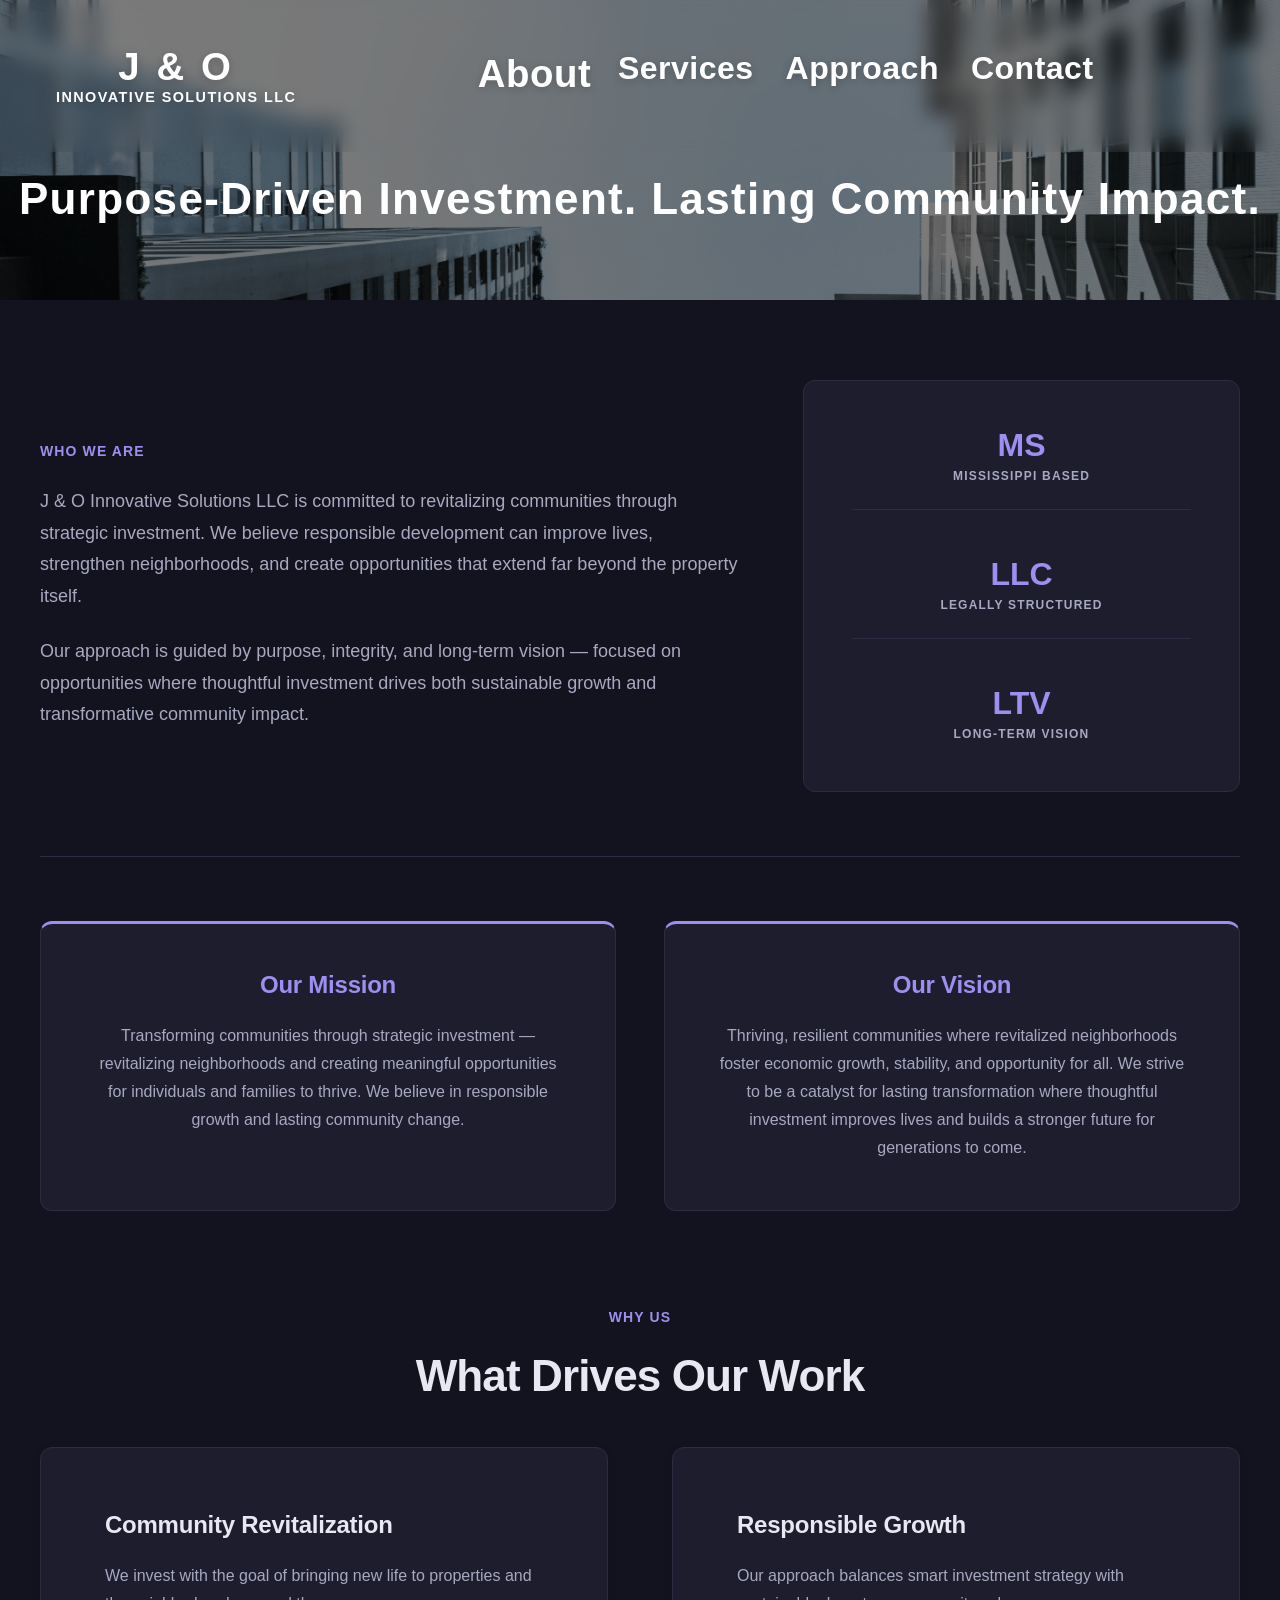
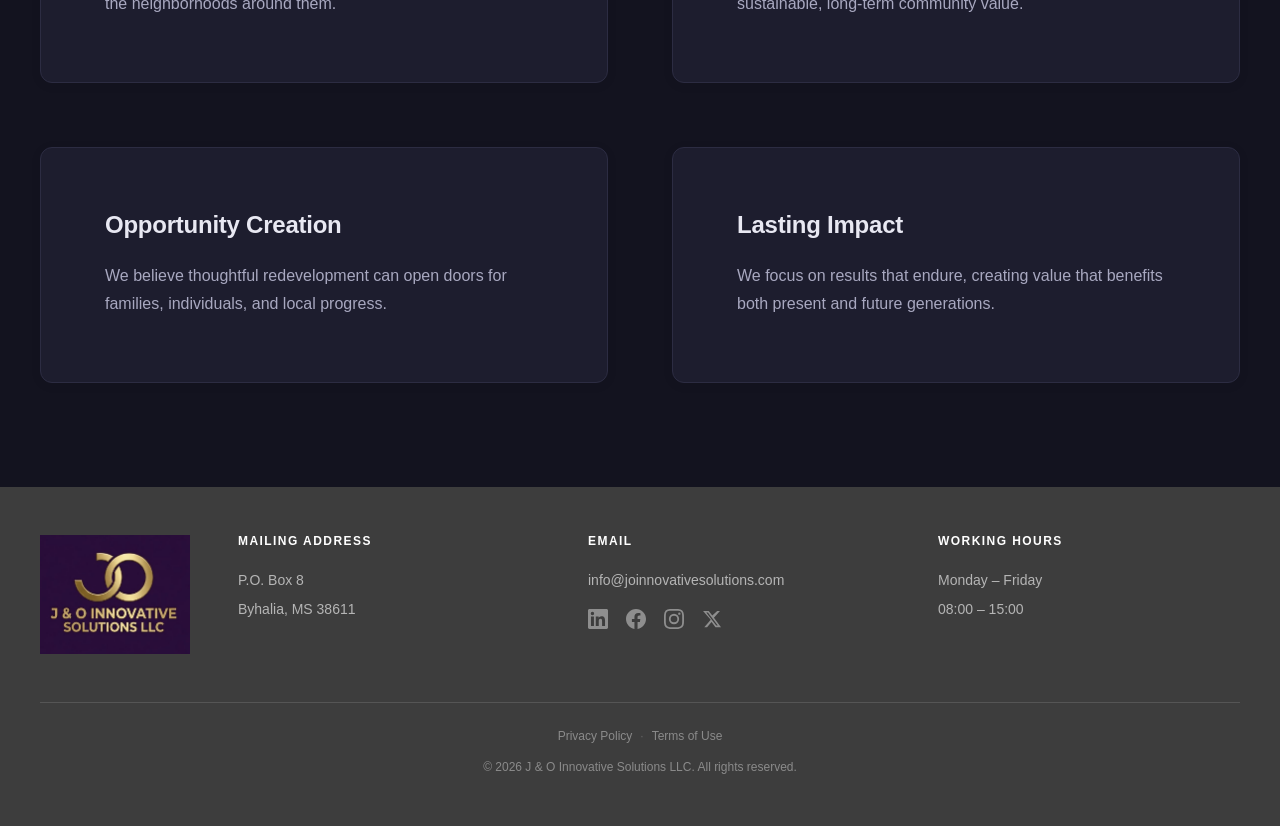
<file: about.html>
<!DOCTYPE html>
<html lang="en">
<head>
    <meta charset="UTF-8">
    <meta name="viewport" content="width=device-width, initial-scale=1.0">
    <title>About Us - J & O Innovative Solutions LLC</title>
    <link rel="icon" type="image/x-icon" href="convertico-logo.ico">
    <link rel="icon" type="image/png" sizes="32x32" href="convertico-logo_32x32.png">
    <link rel="icon" type="image/png" sizes="16x16" href="convertico-logo_16x16.png">
    <link rel="stylesheet" href="styles.css">
</head>
<body>
    <!-- PAGE HERO with Overlay Navbar -->
    <section class="page-hero page-hero--tall">
        <div class="page-hero__background" style="background-image: url('./hero-building.jpg'); background-size: cover; background-position: center;"></div>
        <div class="page-hero__overlay"></div>

        <nav class="navbar navbar--overlay">
            <div class="container">
                <div class="navbar__container">
                    <a href="index.html" class="navbar__logo navbar__logo--overlay">
                        <span class="navbar__logo-text">J &amp; O</span>
                        <span class="navbar__logo-subtext">INNOVATIVE SOLUTIONS LLC</span>
                    </a>
                    <ul class="navbar__menu" id="navMenu">
                        <li class="navbar__item"><a href="about.html">About</a></li>
                        <li class="navbar__item"><a href="services.html">Services</a></li>
                        <li class="navbar__item"><a href="approach.html">Approach</a></li>
                        <li class="navbar__item"><a href="contact.html">Contact</a></li>
                    </ul>
                    <button class="navbar__toggle" id="navToggle" aria-label="Toggle navigation" aria-expanded="false" aria-controls="navMenu">&#9776;</button>
                </div>
            </div>
        </nav>

        <div class="page-hero__content">
            <h1 class="page-hero__title">Purpose-Driven Investment. Lasting Community Impact.</h1>
        </div>
    </section>

    <!-- SECTION: ABOUT INTRO -->
    <section id="about" class="about section">
        <div class="container">

            <div class="about__intro-split">
                <div class="about__intro-text">
                    <span class="section-tag">Who We Are</span>
                    <p>
                        J &amp; O Innovative Solutions LLC is committed to revitalizing communities
                        through strategic investment. We believe responsible development can improve lives,
                        strengthen neighborhoods, and create opportunities that extend far beyond the property itself.
                    </p>
                    <p>
                        Our approach is guided by purpose, integrity, and long-term vision — focused on opportunities
                        where thoughtful investment drives both sustainable growth and transformative community impact.
                    </p>
                </div>
                <div class="about__intro-stats">
                    <div class="about__stat">
                        <span class="about__stat-value">MS</span>
                        <span class="about__stat-label">Mississippi Based</span>
                    </div>
                    <div class="about__stat">
                        <span class="about__stat-value">LLC</span>
                        <span class="about__stat-label">Legally Structured</span>
                    </div>
                    <div class="about__stat">
                        <span class="about__stat-value">LTV</span>
                        <span class="about__stat-label">Long-Term Vision</span>
                    </div>
                </div>
            </div>

            <div class="about__pillars">
                <div class="about__pillar">
                    <h3 class="about__subheading">Our Mission</h3>
                    <p class="about__pillar-text">
                        Transforming communities through strategic investment — revitalizing neighborhoods and creating
                        meaningful opportunities for individuals and families to thrive. We believe in responsible growth
                        and lasting community change.
                    </p>
                </div>

                <div class="about__pillar">
                    <h3 class="about__subheading">Our Vision</h3>
                    <p class="about__pillar-text">
                        Thriving, resilient communities where revitalized neighborhoods foster economic growth, stability,
                        and opportunity for all. We strive to be a catalyst for lasting transformation where thoughtful
                        investment improves lives and builds a stronger future for generations to come.
                    </p>
                </div>
            </div>
        </div>
    </section>

    <!-- SECTION: WHY US -->
    <section id="impact" class="values section">
        <div class="container">
            <div class="section-heading">
                <span class="section-tag">Why Us</span>
                <h2 class="section-title">What Drives Our Work</h2>
            </div>

            <div class="card-grid">
                <article class="info-card">
                    <h3>Community Revitalization</h3>
                    <p>We invest with the goal of bringing new life to properties and the neighborhoods around them.</p>
                </article>

                <article class="info-card">
                    <h3>Responsible Growth</h3>
                    <p>Our approach balances smart investment strategy with sustainable, long-term community value.</p>
                </article>

                <article class="info-card">
                    <h3>Opportunity Creation</h3>
                    <p>We believe thoughtful redevelopment can open doors for families, individuals, and local progress.</p>
                </article>

                <article class="info-card">
                    <h3>Lasting Impact</h3>
                    <p>We focus on results that endure, creating value that benefits both present and future generations.</p>
                </article>
            </div>
        </div>
    </section>

    <!-- FOOTER -->
    <footer class="footer">
        <div class="container">
            <div class="footer__columns">

                <div class="footer__col footer__col--logo">
                    <img src="footerimage.png" alt="J & O Logo" class="footer__logo-img">
                </div>

                <div class="footer__col">
                    <h4 class="footer__col-heading">Mailing Address</h4>
                    <p class="footer__col-text">P.O. Box 8</p>
                    <p class="footer__col-text">Byhalia, MS 38611</p>
                </div>

                <div class="footer__col">
                    <h4 class="footer__col-heading">Email</h4>
                    <p class="footer__col-text"><a href="mailto:info@joinnovativesolutions.com">info@joinnovativesolutions.com</a></p>
                    <div class="footer__social" style="margin-top: 16px; justify-content: flex-start;">
                        <a href="#" aria-label="Follow us on LinkedIn" class="footer__social-link" rel="noopener noreferrer">
                            <svg xmlns="http://www.w3.org/2000/svg" width="20" height="20" viewBox="0 0 24 24" fill="currentColor" aria-hidden="true"><path d="M20.447 20.452h-3.554v-5.569c0-1.328-.027-3.037-1.852-3.037-1.853 0-2.136 1.445-2.136 2.939v5.667H9.351V9h3.414v1.561h.046c.477-.9 1.637-1.85 3.37-1.85 3.601 0 4.267 2.37 4.267 5.455v6.286zM5.337 7.433a2.062 2.062 0 0 1-2.063-2.065 2.064 2.064 0 1 1 2.063 2.065zm1.782 13.019H3.555V9h3.564v11.452zM22.225 0H1.771C.792 0 0 .774 0 1.729v20.542C0 23.227.792 24 1.771 24h20.451C23.2 24 24 23.227 24 22.271V1.729C24 .774 23.2 0 22.222 0h.003z"/></svg>
                        </a>
                        <a href="#" aria-label="Follow us on Facebook" class="footer__social-link" rel="noopener noreferrer">
                            <svg xmlns="http://www.w3.org/2000/svg" width="20" height="20" viewBox="0 0 24 24" fill="currentColor" aria-hidden="true"><path d="M24 12.073c0-6.627-5.373-12-12-12s-12 5.373-12 12c0 5.99 4.388 10.954 10.125 11.854v-8.385H7.078v-3.47h3.047V9.43c0-3.007 1.792-4.669 4.533-4.669 1.312 0 2.686.235 2.686.235v2.953H15.83c-1.491 0-1.956.925-1.956 1.874v2.25h3.328l-.532 3.47h-2.796v8.385C19.612 23.027 24 18.062 24 12.073z"/></svg>
                        </a>
                        <a href="#" aria-label="Follow us on Instagram" class="footer__social-link" rel="noopener noreferrer">
                            <svg xmlns="http://www.w3.org/2000/svg" width="20" height="20" viewBox="0 0 24 24" fill="currentColor" aria-hidden="true"><path d="M12 2.163c3.204 0 3.584.012 4.85.07 3.252.148 4.771 1.691 4.919 4.919.058 1.265.069 1.645.069 4.849 0 3.205-.012 3.584-.069 4.849-.149 3.225-1.664 4.771-4.919 4.919-1.266.058-1.644.07-4.85.07-3.204 0-3.584-.012-4.849-.07-3.26-.149-4.771-1.699-4.919-4.92-.058-1.265-.07-1.644-.07-4.849 0-3.204.013-3.583.07-4.849.149-3.227 1.664-4.771 4.919-4.919 1.266-.057 1.645-.069 4.849-.069zM12 0C8.741 0 8.333.014 7.053.072 2.695.272.273 2.69.073 7.052.014 8.333 0 8.741 0 12c0 3.259.014 3.668.072 4.948.2 4.358 2.618 6.78 6.98 6.98C8.333 23.986 8.741 24 12 24c3.259 0 3.668-.014 4.948-.072 4.354-.2 6.782-2.618 6.979-6.98.059-1.28.073-1.689.073-4.948 0-3.259-.014-3.667-.072-4.947-.196-4.354-2.617-6.78-6.979-6.98C15.668.014 15.259 0 12 0zm0 5.838a6.162 6.162 0 1 0 0 12.324 6.162 6.162 0 0 0 0-12.324zM12 16a4 4 0 1 1 0-8 4 4 0 0 1 0 8zm6.406-11.845a1.44 1.44 0 1 0 0 2.881 1.44 1.44 0 0 0 0-2.881z"/></svg>
                        </a>
                        <a href="#" aria-label="Follow us on X" class="footer__social-link" rel="noopener noreferrer">
                            <svg xmlns="http://www.w3.org/2000/svg" width="20" height="20" viewBox="0 0 24 24" fill="currentColor" aria-hidden="true"><path d="M18.244 2.25h3.308l-7.227 8.26 8.502 11.24H16.17l-4.714-6.231-5.401 6.231H2.747l7.73-8.835L1.254 2.25H8.08l4.253 5.622zm-1.161 17.52h1.833L7.084 4.126H5.117z"/></svg>
                        </a>
                    </div>
                </div>

                <div class="footer__col">
                    <h4 class="footer__col-heading">Working Hours</h4>
                    <p class="footer__col-text">Monday &ndash; Friday</p>
                    <p class="footer__col-text">08:00 &ndash; 15:00</p>
                </div>

            </div>

            <div class="footer__bottom">
                <nav class="footer__legal-links" aria-label="Legal">
                    <a href="privacy-policy.html">Privacy Policy</a>
                    <span class="footer__legal-sep">&middot;</span>
                    <a href="terms.html">Terms of Use</a>
                </nav>
                <p>&copy; 2026 J &amp; O Innovative Solutions LLC. All rights reserved.</p>
            </div>
        </div>
    </footer>

    <script src="script.js"></script>
</body>
</html>
</file>
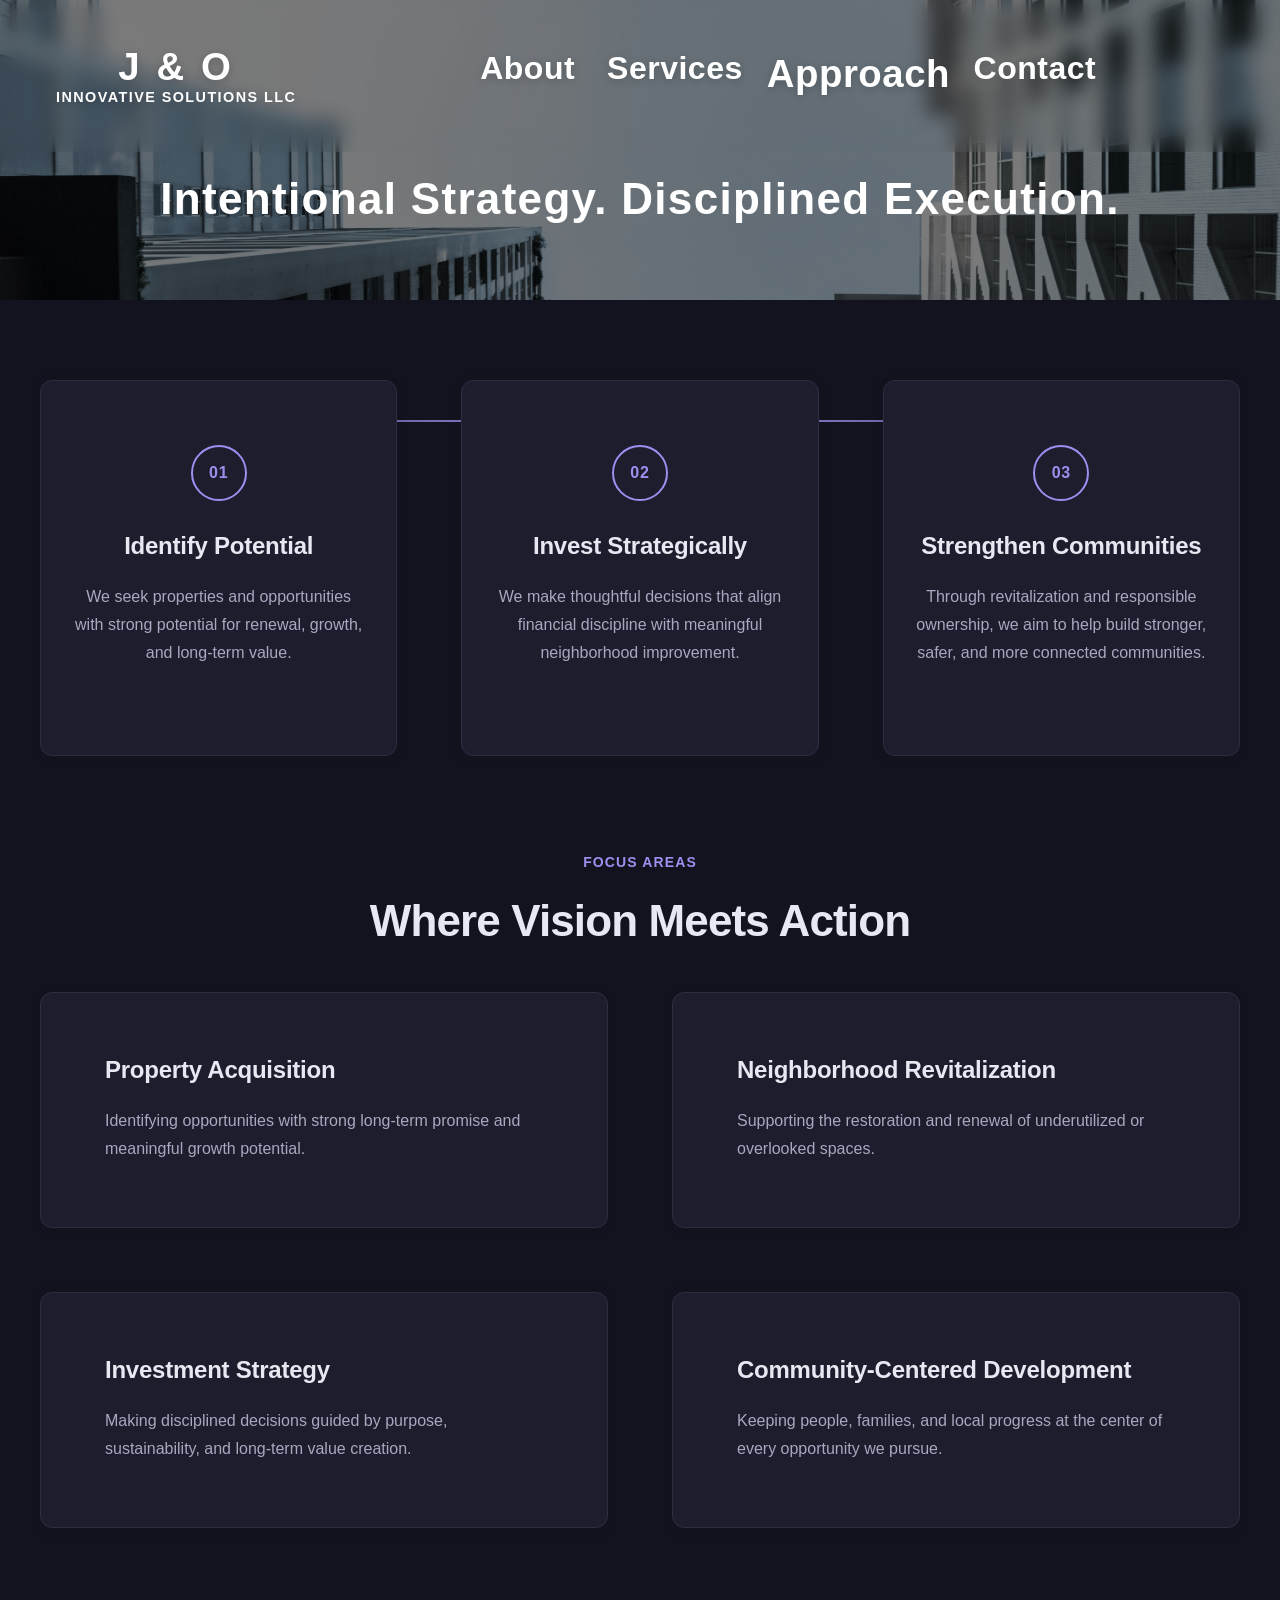
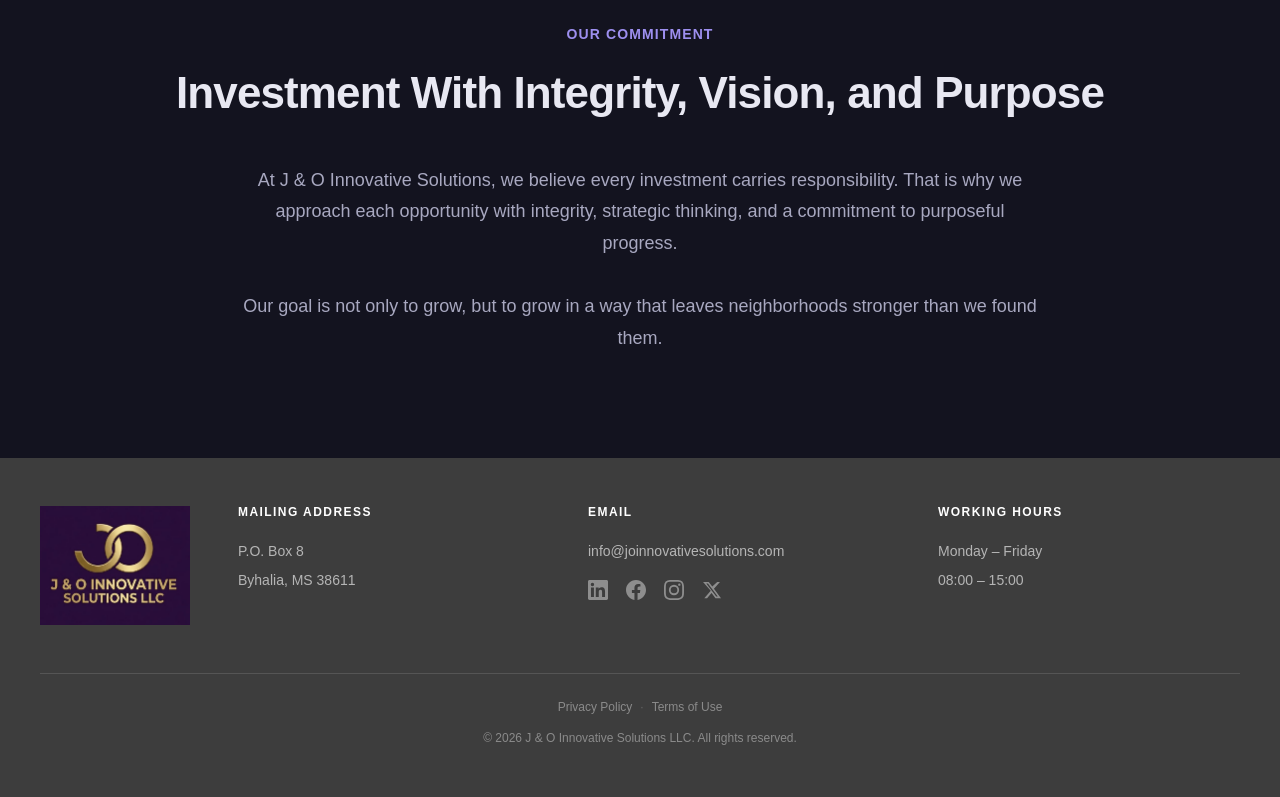
<file: approach.html>
<!DOCTYPE html>
<html lang="en">
<head>
    <meta charset="UTF-8">
    <meta name="viewport" content="width=device-width, initial-scale=1.0">
    <title>Our Approach - J & O Innovative Solutions LLC</title>
    <link rel="icon" type="image/x-icon" href="convertico-logo.ico">
    <link rel="icon" type="image/png" sizes="32x32" href="convertico-logo_32x32.png">
    <link rel="icon" type="image/png" sizes="16x16" href="convertico-logo_16x16.png">
    <link rel="stylesheet" href="styles.css">
</head>
<body>
    <!-- PAGE HERO with Overlay Navbar -->
    <section class="page-hero page-hero--tall">
        <div class="page-hero__background" style="background-image: url('./hero-building.jpg'); background-size: cover; background-position: center;"></div>
        <div class="page-hero__overlay"></div>

        <nav class="navbar navbar--overlay">
            <div class="container">
                <div class="navbar__container">
                    <a href="index.html" class="navbar__logo navbar__logo--overlay">
                        <span class="navbar__logo-text">J &amp; O</span>
                        <span class="navbar__logo-subtext">INNOVATIVE SOLUTIONS LLC</span>
                    </a>
                    <ul class="navbar__menu" id="navMenu">
                        <li class="navbar__item"><a href="about.html">About</a></li>
                        <li class="navbar__item"><a href="services.html">Services</a></li>
                        <li class="navbar__item"><a href="approach.html">Approach</a></li>
                        <li class="navbar__item"><a href="contact.html">Contact</a></li>
                    </ul>
                    <button class="navbar__toggle" id="navToggle" aria-label="Toggle navigation" aria-expanded="false" aria-controls="navMenu">&#9776;</button>
                </div>
            </div>
        </nav>

        <div class="page-hero__content">
            <h1 class="page-hero__title">Intentional Strategy. Disciplined Execution.</h1>
        </div>
    </section>

    <!-- SECTION: APPROACH -->
    <section id="approach" class="approach section">
        <div class="container">

            <div class="steps-grid">
                <article class="step-card">
                    <span class="step-card__number">01</span>
                    <h3>Identify Potential</h3>
                    <p>
                        We seek properties and opportunities with strong potential for renewal, growth, and long-term value.
                    </p>
                </article>

                <article class="step-card">
                    <span class="step-card__number">02</span>
                    <h3>Invest Strategically</h3>
                    <p>
                        We make thoughtful decisions that align financial discipline with meaningful neighborhood improvement.
                    </p>
                </article>

                <article class="step-card">
                    <span class="step-card__number">03</span>
                    <h3>Strengthen Communities</h3>
                    <p>
                        Through revitalization and responsible ownership, we aim to help build stronger, safer, and more connected communities.
                    </p>
                </article>
            </div>
        </div>
    </section>

    <!-- SECTION: FOCUS AREAS -->
    <section id="focus" class="focus section">
        <div class="container">
            <div class="section-heading">
                <span class="section-tag">Focus Areas</span>
                <h2 class="section-title">Where Vision Meets Action</h2>
            </div>

            <div class="card-grid">
                <article class="info-card">
                    <h3>Property Acquisition</h3>
                    <p>Identifying opportunities with strong long-term promise and meaningful growth potential.</p>
                </article>

                <article class="info-card">
                    <h3>Neighborhood Revitalization</h3>
                    <p>Supporting the restoration and renewal of underutilized or overlooked spaces.</p>
                </article>

                <article class="info-card">
                    <h3>Investment Strategy</h3>
                    <p>Making disciplined decisions guided by purpose, sustainability, and long-term value creation.</p>
                </article>

                <article class="info-card">
                    <h3>Community-Centered Development</h3>
                    <p>Keeping people, families, and local progress at the center of every opportunity we pursue.</p>
                </article>
            </div>
        </div>
    </section>

    <!-- SECTION: COMMITMENT / TRUST -->
    <section id="commitment" class="commitment section">
        <div class="container">
            <div class="section-heading">
                <span class="section-tag">Our Commitment</span>
                <h2 class="section-title">Investment With Integrity, Vision, and Purpose</h2>
            </div>

            <div class="commitment__content">
                <p>
                    At J &amp; O Innovative Solutions, we believe every investment carries responsibility. That is why
                    we approach each opportunity with integrity, strategic thinking, and a commitment to purposeful progress.
                </p>
                <p>
                    Our goal is not only to grow, but to grow in a way that leaves neighborhoods stronger than we found them.
                </p>
            </div>
        </div>
    </section>

    <!-- FOOTER -->
    <footer class="footer">
        <div class="container">
            <div class="footer__columns">

                <div class="footer__col footer__col--logo">
                    <img src="footerimage.png" alt="J & O Logo" class="footer__logo-img">
                </div>

                <div class="footer__col">
                    <h4 class="footer__col-heading">Mailing Address</h4>
                    <p class="footer__col-text">P.O. Box 8</p>
                    <p class="footer__col-text">Byhalia, MS 38611</p>
                </div>

                <div class="footer__col">
                    <h4 class="footer__col-heading">Email</h4>
                    <p class="footer__col-text"><a href="mailto:info@joinnovativesolutions.com">info@joinnovativesolutions.com</a></p>
                    <div class="footer__social" style="margin-top: 16px; justify-content: flex-start;">
                        <a href="#" aria-label="Follow us on LinkedIn" class="footer__social-link" rel="noopener noreferrer">
                            <svg xmlns="http://www.w3.org/2000/svg" width="20" height="20" viewBox="0 0 24 24" fill="currentColor" aria-hidden="true"><path d="M20.447 20.452h-3.554v-5.569c0-1.328-.027-3.037-1.852-3.037-1.853 0-2.136 1.445-2.136 2.939v5.667H9.351V9h3.414v1.561h.046c.477-.9 1.637-1.85 3.37-1.85 3.601 0 4.267 2.37 4.267 5.455v6.286zM5.337 7.433a2.062 2.062 0 0 1-2.063-2.065 2.064 2.064 0 1 1 2.063 2.065zm1.782 13.019H3.555V9h3.564v11.452zM22.225 0H1.771C.792 0 0 .774 0 1.729v20.542C0 23.227.792 24 1.771 24h20.451C23.2 24 24 23.227 24 22.271V1.729C24 .774 23.2 0 22.222 0h.003z"/></svg>
                        </a>
                        <a href="#" aria-label="Follow us on Facebook" class="footer__social-link" rel="noopener noreferrer">
                            <svg xmlns="http://www.w3.org/2000/svg" width="20" height="20" viewBox="0 0 24 24" fill="currentColor" aria-hidden="true"><path d="M24 12.073c0-6.627-5.373-12-12-12s-12 5.373-12 12c0 5.99 4.388 10.954 10.125 11.854v-8.385H7.078v-3.47h3.047V9.43c0-3.007 1.792-4.669 4.533-4.669 1.312 0 2.686.235 2.686.235v2.953H15.83c-1.491 0-1.956.925-1.956 1.874v2.25h3.328l-.532 3.47h-2.796v8.385C19.612 23.027 24 18.062 24 12.073z"/></svg>
                        </a>
                        <a href="#" aria-label="Follow us on Instagram" class="footer__social-link" rel="noopener noreferrer">
                            <svg xmlns="http://www.w3.org/2000/svg" width="20" height="20" viewBox="0 0 24 24" fill="currentColor" aria-hidden="true"><path d="M12 2.163c3.204 0 3.584.012 4.85.07 3.252.148 4.771 1.691 4.919 4.919.058 1.265.069 1.645.069 4.849 0 3.205-.012 3.584-.069 4.849-.149 3.225-1.664 4.771-4.919 4.919-1.266.058-1.644.07-4.85.07-3.204 0-3.584-.012-4.849-.07-3.26-.149-4.771-1.699-4.919-4.92-.058-1.265-.07-1.644-.07-4.849 0-3.204.013-3.583.07-4.849.149-3.227 1.664-4.771 4.919-4.919 1.266-.057 1.645-.069 4.849-.069zM12 0C8.741 0 8.333.014 7.053.072 2.695.272.273 2.69.073 7.052.014 8.333 0 8.741 0 12c0 3.259.014 3.668.072 4.948.2 4.358 2.618 6.78 6.98 6.98C8.333 23.986 8.741 24 12 24c3.259 0 3.668-.014 4.948-.072 4.354-.2 6.782-2.618 6.979-6.98.059-1.28.073-1.689.073-4.948 0-3.259-.014-3.667-.072-4.947-.196-4.354-2.617-6.78-6.979-6.98C15.668.014 15.259 0 12 0zm0 5.838a6.162 6.162 0 1 0 0 12.324 6.162 6.162 0 0 0 0-12.324zM12 16a4 4 0 1 1 0-8 4 4 0 0 1 0 8zm6.406-11.845a1.44 1.44 0 1 0 0 2.881 1.44 1.44 0 0 0 0-2.881z"/></svg>
                        </a>
                        <a href="#" aria-label="Follow us on X" class="footer__social-link" rel="noopener noreferrer">
                            <svg xmlns="http://www.w3.org/2000/svg" width="20" height="20" viewBox="0 0 24 24" fill="currentColor" aria-hidden="true"><path d="M18.244 2.25h3.308l-7.227 8.26 8.502 11.24H16.17l-4.714-6.231-5.401 6.231H2.747l7.73-8.835L1.254 2.25H8.08l4.253 5.622zm-1.161 17.52h1.833L7.084 4.126H5.117z"/></svg>
                        </a>
                    </div>
                </div>

                <div class="footer__col">
                    <h4 class="footer__col-heading">Working Hours</h4>
                    <p class="footer__col-text">Monday &ndash; Friday</p>
                    <p class="footer__col-text">08:00 &ndash; 15:00</p>
                </div>

            </div>

            <div class="footer__bottom">
                <nav class="footer__legal-links" aria-label="Legal">
                    <a href="privacy-policy.html">Privacy Policy</a>
                    <span class="footer__legal-sep">&middot;</span>
                    <a href="terms.html">Terms of Use</a>
                </nav>
                <p>&copy; 2026 J &amp; O Innovative Solutions LLC. All rights reserved.</p>
            </div>
        </div>
    </footer>

    <script src="script.js"></script>
</body>
</html>
</file>
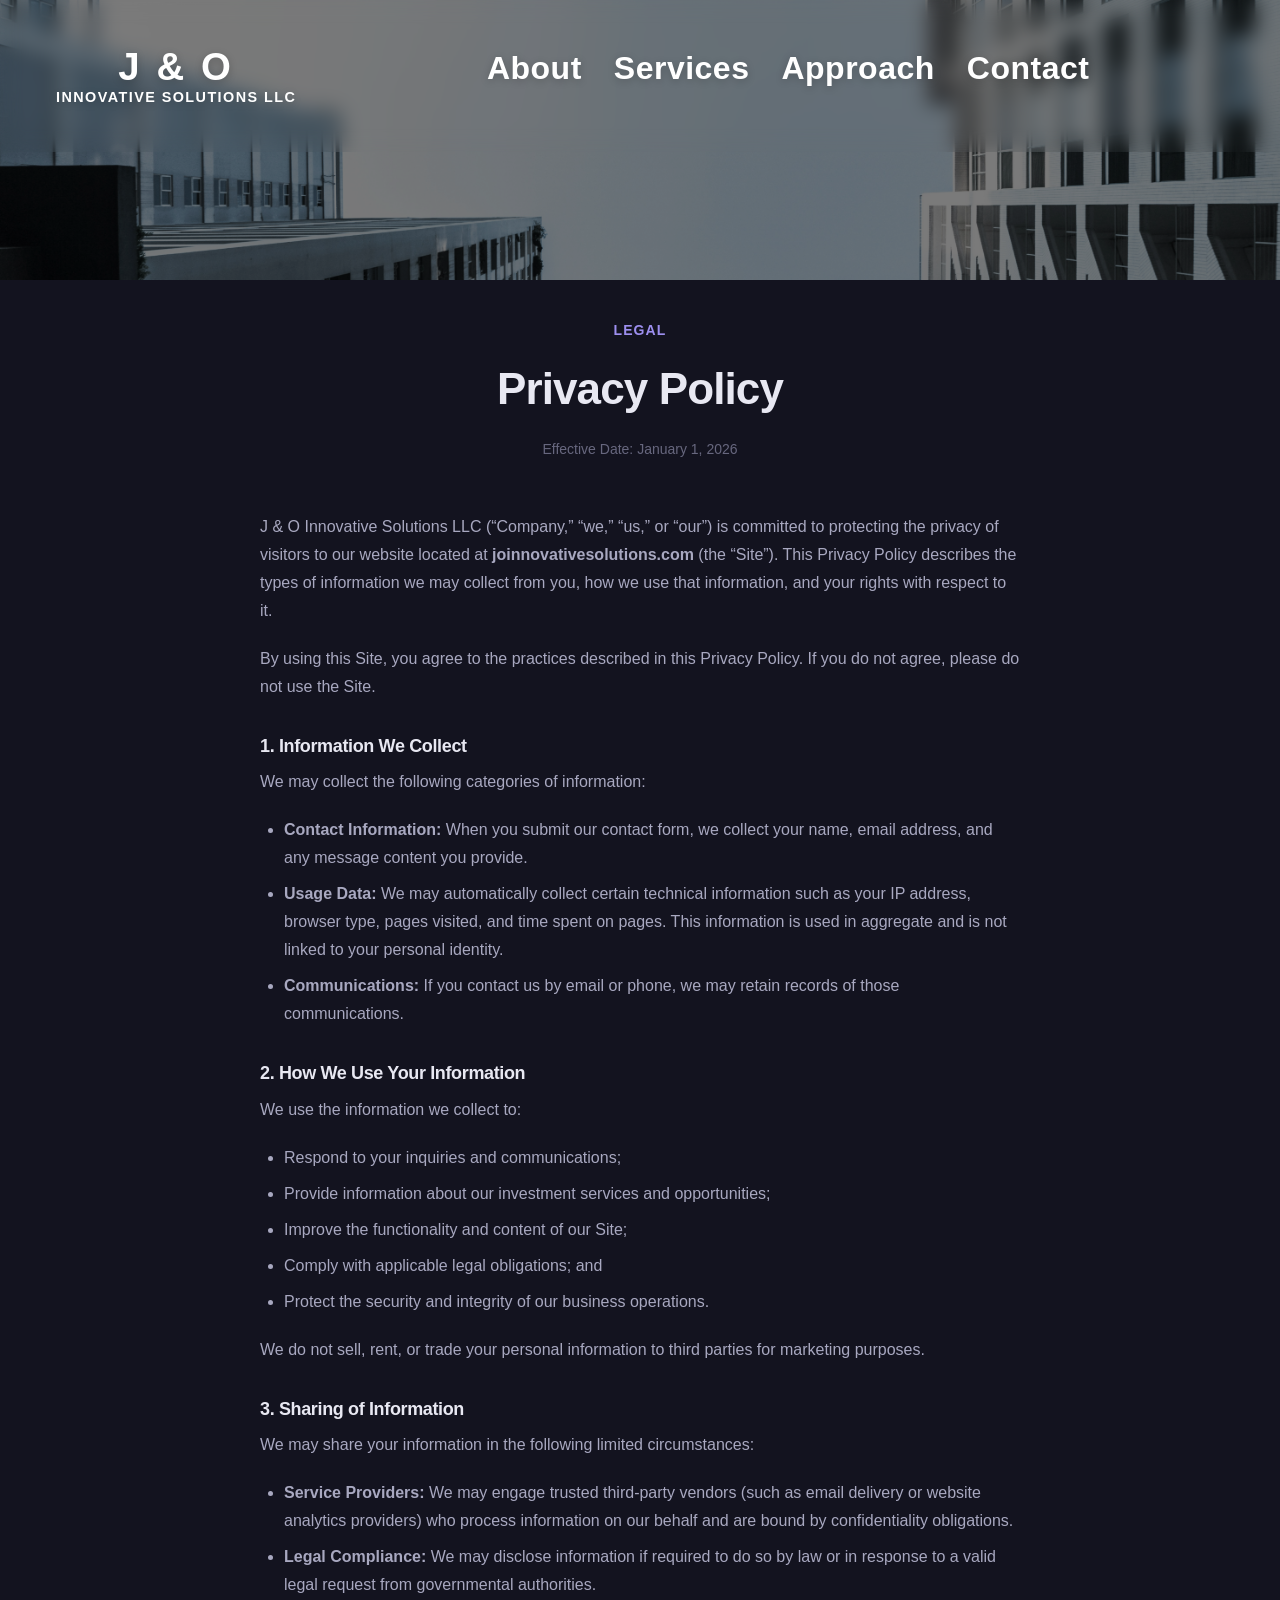
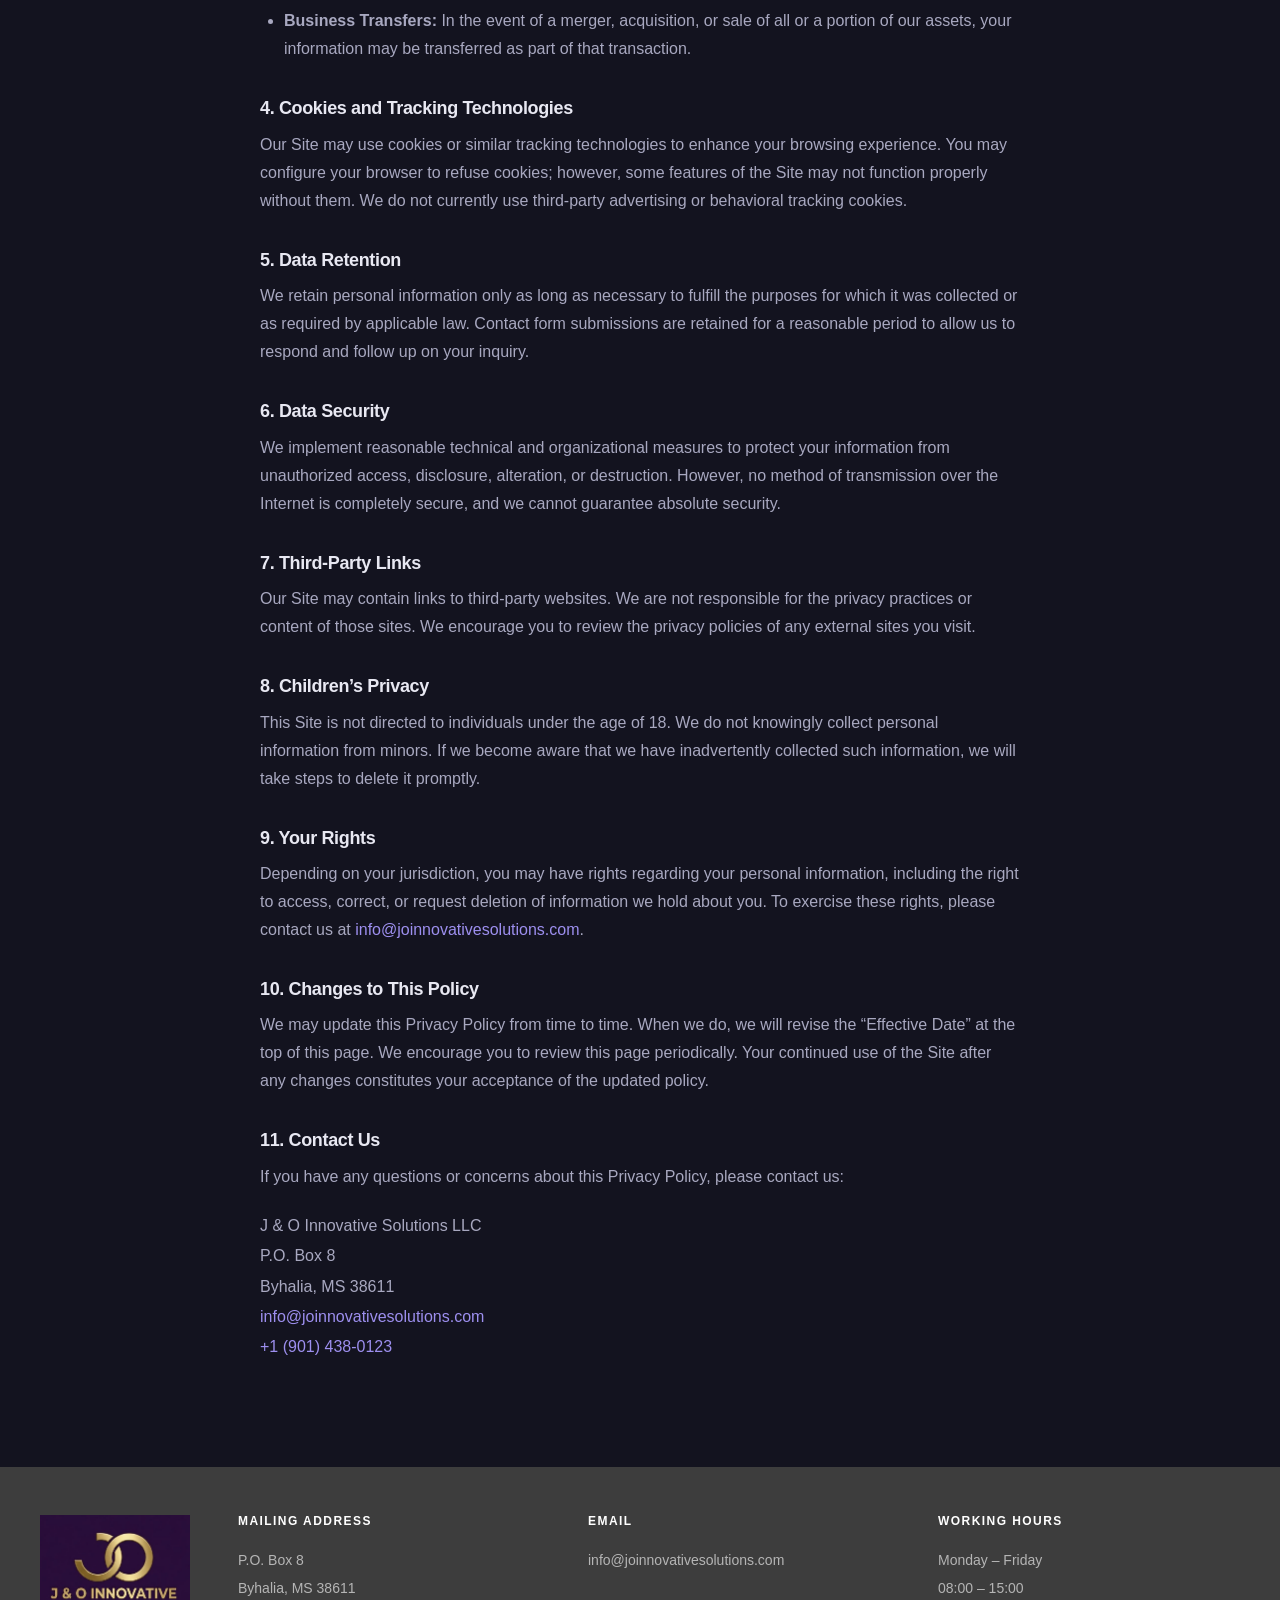
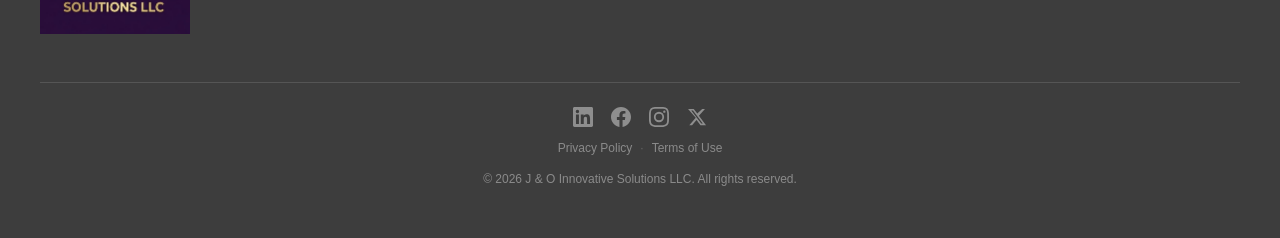
<file: privacy-policy.html>
<!DOCTYPE html>
<html lang="en">
<head>
    <meta charset="UTF-8">
    <meta name="viewport" content="width=device-width, initial-scale=1.0">
    <title>Privacy Policy - J & O Innovative Solutions LLC</title>
    <link rel="icon" type="image/x-icon" href="convertico-logo.ico">
    <link rel="icon" type="image/png" sizes="32x32" href="convertico-logo_32x32.png">
    <link rel="icon" type="image/png" sizes="16x16" href="convertico-logo_16x16.png">
    <link rel="stylesheet" href="styles.css">
</head>
<body>
    <!-- PAGE HERO with Overlay Navbar -->
    <section class="page-hero">
        <div class="page-hero__background" style="background-image: url('./hero-building.jpg'); background-size: cover; background-position: center;"></div>
        <div class="page-hero__overlay"></div>

        <nav class="navbar navbar--overlay">
            <div class="container">
                <div class="navbar__container">
                    <a href="index.html" class="navbar__logo navbar__logo--overlay">
                        <span class="navbar__logo-text">J &amp; O</span>
                        <span class="navbar__logo-subtext">INNOVATIVE SOLUTIONS LLC</span>
                    </a>
                    <ul class="navbar__menu" id="navMenu">
                        <li class="navbar__item"><a href="about.html">About</a></li>
                        <li class="navbar__item"><a href="services.html">Services</a></li>
                        <li class="navbar__item"><a href="approach.html">Approach</a></li>
                        <li class="navbar__item"><a href="contact.html">Contact</a></li>
                    </ul>
                    <button class="navbar__toggle" id="navToggle" aria-label="Toggle navigation" aria-expanded="false" aria-controls="navMenu">&#9776;</button>
                </div>
            </div>
        </nav>
    </section>

    <!-- SECTION: PRIVACY POLICY -->
    <section class="legal-page section">
        <div class="container">
            <div class="section-heading">
                <span class="section-tag">Legal</span>
                <h1 class="section-title">Privacy Policy</h1>
                <p class="legal-page__date">Effective Date: January 1, 2026</p>
            </div>

            <div class="legal-page__body">

                <p>J &amp; O Innovative Solutions LLC (&ldquo;Company,&rdquo; &ldquo;we,&rdquo; &ldquo;us,&rdquo; or &ldquo;our&rdquo;) is committed to protecting the privacy of visitors to our website located at <strong>joinnovativesolutions.com</strong> (the &ldquo;Site&rdquo;). This Privacy Policy describes the types of information we may collect from you, how we use that information, and your rights with respect to it.</p>

                <p>By using this Site, you agree to the practices described in this Privacy Policy. If you do not agree, please do not use the Site.</p>

                <h2>1. Information We Collect</h2>
                <p>We may collect the following categories of information:</p>
                <ul>
                    <li><strong>Contact Information:</strong> When you submit our contact form, we collect your name, email address, and any message content you provide.</li>
                    <li><strong>Usage Data:</strong> We may automatically collect certain technical information such as your IP address, browser type, pages visited, and time spent on pages. This information is used in aggregate and is not linked to your personal identity.</li>
                    <li><strong>Communications:</strong> If you contact us by email or phone, we may retain records of those communications.</li>
                </ul>

                <h2>2. How We Use Your Information</h2>
                <p>We use the information we collect to:</p>
                <ul>
                    <li>Respond to your inquiries and communications;</li>
                    <li>Provide information about our investment services and opportunities;</li>
                    <li>Improve the functionality and content of our Site;</li>
                    <li>Comply with applicable legal obligations; and</li>
                    <li>Protect the security and integrity of our business operations.</li>
                </ul>
                <p>We do not sell, rent, or trade your personal information to third parties for marketing purposes.</p>

                <h2>3. Sharing of Information</h2>
                <p>We may share your information in the following limited circumstances:</p>
                <ul>
                    <li><strong>Service Providers:</strong> We may engage trusted third-party vendors (such as email delivery or website analytics providers) who process information on our behalf and are bound by confidentiality obligations.</li>
                    <li><strong>Legal Compliance:</strong> We may disclose information if required to do so by law or in response to a valid legal request from governmental authorities.</li>
                    <li><strong>Business Transfers:</strong> In the event of a merger, acquisition, or sale of all or a portion of our assets, your information may be transferred as part of that transaction.</li>
                </ul>

                <h2>4. Cookies and Tracking Technologies</h2>
                <p>Our Site may use cookies or similar tracking technologies to enhance your browsing experience. You may configure your browser to refuse cookies; however, some features of the Site may not function properly without them. We do not currently use third-party advertising or behavioral tracking cookies.</p>

                <h2>5. Data Retention</h2>
                <p>We retain personal information only as long as necessary to fulfill the purposes for which it was collected or as required by applicable law. Contact form submissions are retained for a reasonable period to allow us to respond and follow up on your inquiry.</p>

                <h2>6. Data Security</h2>
                <p>We implement reasonable technical and organizational measures to protect your information from unauthorized access, disclosure, alteration, or destruction. However, no method of transmission over the Internet is completely secure, and we cannot guarantee absolute security.</p>

                <h2>7. Third-Party Links</h2>
                <p>Our Site may contain links to third-party websites. We are not responsible for the privacy practices or content of those sites. We encourage you to review the privacy policies of any external sites you visit.</p>

                <h2>8. Children&rsquo;s Privacy</h2>
                <p>This Site is not directed to individuals under the age of 18. We do not knowingly collect personal information from minors. If we become aware that we have inadvertently collected such information, we will take steps to delete it promptly.</p>

                <h2>9. Your Rights</h2>
                <p>Depending on your jurisdiction, you may have rights regarding your personal information, including the right to access, correct, or request deletion of information we hold about you. To exercise these rights, please contact us at <a href="mailto:info@joinnovativesolutions.com">info@joinnovativesolutions.com</a>.</p>

                <h2>10. Changes to This Policy</h2>
                <p>We may update this Privacy Policy from time to time. When we do, we will revise the &ldquo;Effective Date&rdquo; at the top of this page. We encourage you to review this page periodically. Your continued use of the Site after any changes constitutes your acceptance of the updated policy.</p>

                <h2>11. Contact Us</h2>
                <p>If you have any questions or concerns about this Privacy Policy, please contact us:</p>
                <address>
                    J &amp; O Innovative Solutions LLC<br>
                    P.O. Box 8<br>
                    Byhalia, MS 38611<br>
                    <a href="mailto:info@joinnovativesolutions.com">info@joinnovativesolutions.com</a><br>
                    <a href="tel:+19014380123">+1 (901) 438-0123</a>
                </address>

            </div>
        </div>
    </section>

    <!-- FOOTER -->
    <footer class="footer">
        <div class="container">
            <div class="footer__columns">

                <div class="footer__col footer__col--logo">
                    <img src="footerimage.png" alt="J & O Logo" class="footer__logo-img">
                </div>

                <div class="footer__col">
                    <h4 class="footer__col-heading">Mailing Address</h4>
                    <p class="footer__col-text">P.O. Box 8</p>
                    <p class="footer__col-text">Byhalia, MS 38611</p>
                </div>

                <div class="footer__col">
                    <h4 class="footer__col-heading">Email</h4>
                    <p class="footer__col-text"><a href="mailto:info@joinnovativesolutions.com">info@joinnovativesolutions.com</a></p>
                </div>

                <div class="footer__col">
                    <h4 class="footer__col-heading">Working Hours</h4>
                    <p class="footer__col-text">Monday &ndash; Friday</p>
                    <p class="footer__col-text">08:00 &ndash; 15:00</p>
                </div>

            </div>

            <div class="footer__bottom">
                <div class="footer__social">
                    <a href="#" aria-label="Follow us on LinkedIn" class="footer__social-link" rel="noopener noreferrer">
                        <svg xmlns="http://www.w3.org/2000/svg" width="20" height="20" viewBox="0 0 24 24" fill="currentColor" aria-hidden="true"><path d="M20.447 20.452h-3.554v-5.569c0-1.328-.027-3.037-1.852-3.037-1.853 0-2.136 1.445-2.136 2.939v5.667H9.351V9h3.414v1.561h.046c.477-.9 1.637-1.85 3.37-1.85 3.601 0 4.267 2.37 4.267 5.455v6.286zM5.337 7.433a2.062 2.062 0 0 1-2.063-2.065 2.064 2.064 0 1 1 2.063 2.065zm1.782 13.019H3.555V9h3.564v11.452zM22.225 0H1.771C.792 0 0 .774 0 1.729v20.542C0 23.227.792 24 1.771 24h20.451C23.2 24 24 23.227 24 22.271V1.729C24 .774 23.2 0 22.222 0h.003z"/></svg>
                    </a>
                    <a href="#" aria-label="Follow us on Facebook" class="footer__social-link" rel="noopener noreferrer">
                        <svg xmlns="http://www.w3.org/2000/svg" width="20" height="20" viewBox="0 0 24 24" fill="currentColor" aria-hidden="true"><path d="M24 12.073c0-6.627-5.373-12-12-12s-12 5.373-12 12c0 5.99 4.388 10.954 10.125 11.854v-8.385H7.078v-3.47h3.047V9.43c0-3.007 1.792-4.669 4.533-4.669 1.312 0 2.686.235 2.686.235v2.953H15.83c-1.491 0-1.956.925-1.956 1.874v2.25h3.328l-.532 3.47h-2.796v8.385C19.612 23.027 24 18.062 24 12.073z"/></svg>
                    </a>
                    <a href="#" aria-label="Follow us on Instagram" class="footer__social-link" rel="noopener noreferrer">
                        <svg xmlns="http://www.w3.org/2000/svg" width="20" height="20" viewBox="0 0 24 24" fill="currentColor" aria-hidden="true"><path d="M12 2.163c3.204 0 3.584.012 4.85.07 3.252.148 4.771 1.691 4.919 4.919.058 1.265.069 1.645.069 4.849 0 3.205-.012 3.584-.069 4.849-.149 3.225-1.664 4.771-4.919 4.919-1.266.058-1.644.07-4.85.07-3.204 0-3.584-.012-4.849-.07-3.26-.149-4.771-1.699-4.919-4.92-.058-1.265-.07-1.644-.07-4.849 0-3.204.013-3.583.07-4.849.149-3.227 1.664-4.771 4.919-4.919 1.266-.057 1.645-.069 4.849-.069zM12 0C8.741 0 8.333.014 7.053.072 2.695.272.273 2.69.073 7.052.014 8.333 0 8.741 0 12c0 3.259.014 3.668.072 4.948.2 4.358 2.618 6.78 6.98 6.98C8.333 23.986 8.741 24 12 24c3.259 0 3.668-.014 4.948-.072 4.354-.2 6.782-2.618 6.979-6.98.059-1.28.073-1.689.073-4.948 0-3.259-.014-3.667-.072-4.947-.196-4.354-2.617-6.78-6.979-6.98C15.668.014 15.259 0 12 0zm0 5.838a6.162 6.162 0 1 0 0 12.324 6.162 6.162 0 0 0 0-12.324zM12 16a4 4 0 1 1 0-8 4 4 0 0 1 0 8zm6.406-11.845a1.44 1.44 0 1 0 0 2.881 1.44 1.44 0 0 0 0-2.881z"/></svg>
                    </a>
                    <a href="#" aria-label="Follow us on X" class="footer__social-link" rel="noopener noreferrer">
                        <svg xmlns="http://www.w3.org/2000/svg" width="20" height="20" viewBox="0 0 24 24" fill="currentColor" aria-hidden="true"><path d="M18.244 2.25h3.308l-7.227 8.26 8.502 11.24H16.17l-4.714-6.231-5.401 6.231H2.747l7.73-8.835L1.254 2.25H8.08l4.253 5.622zm-1.161 17.52h1.833L7.084 4.126H5.117z"/></svg>
                    </a>
                </div>
                <nav class="footer__legal-links" aria-label="Legal">
                    <a href="privacy-policy.html">Privacy Policy</a>
                    <span class="footer__legal-sep">&middot;</span>
                    <a href="terms.html">Terms of Use</a>
                </nav>
                <p>&copy; 2026 J &amp; O Innovative Solutions LLC. All rights reserved.</p>
            </div>
        </div>
    </footer>

    <script src="script.js"></script>
</body>
</html>
</file>
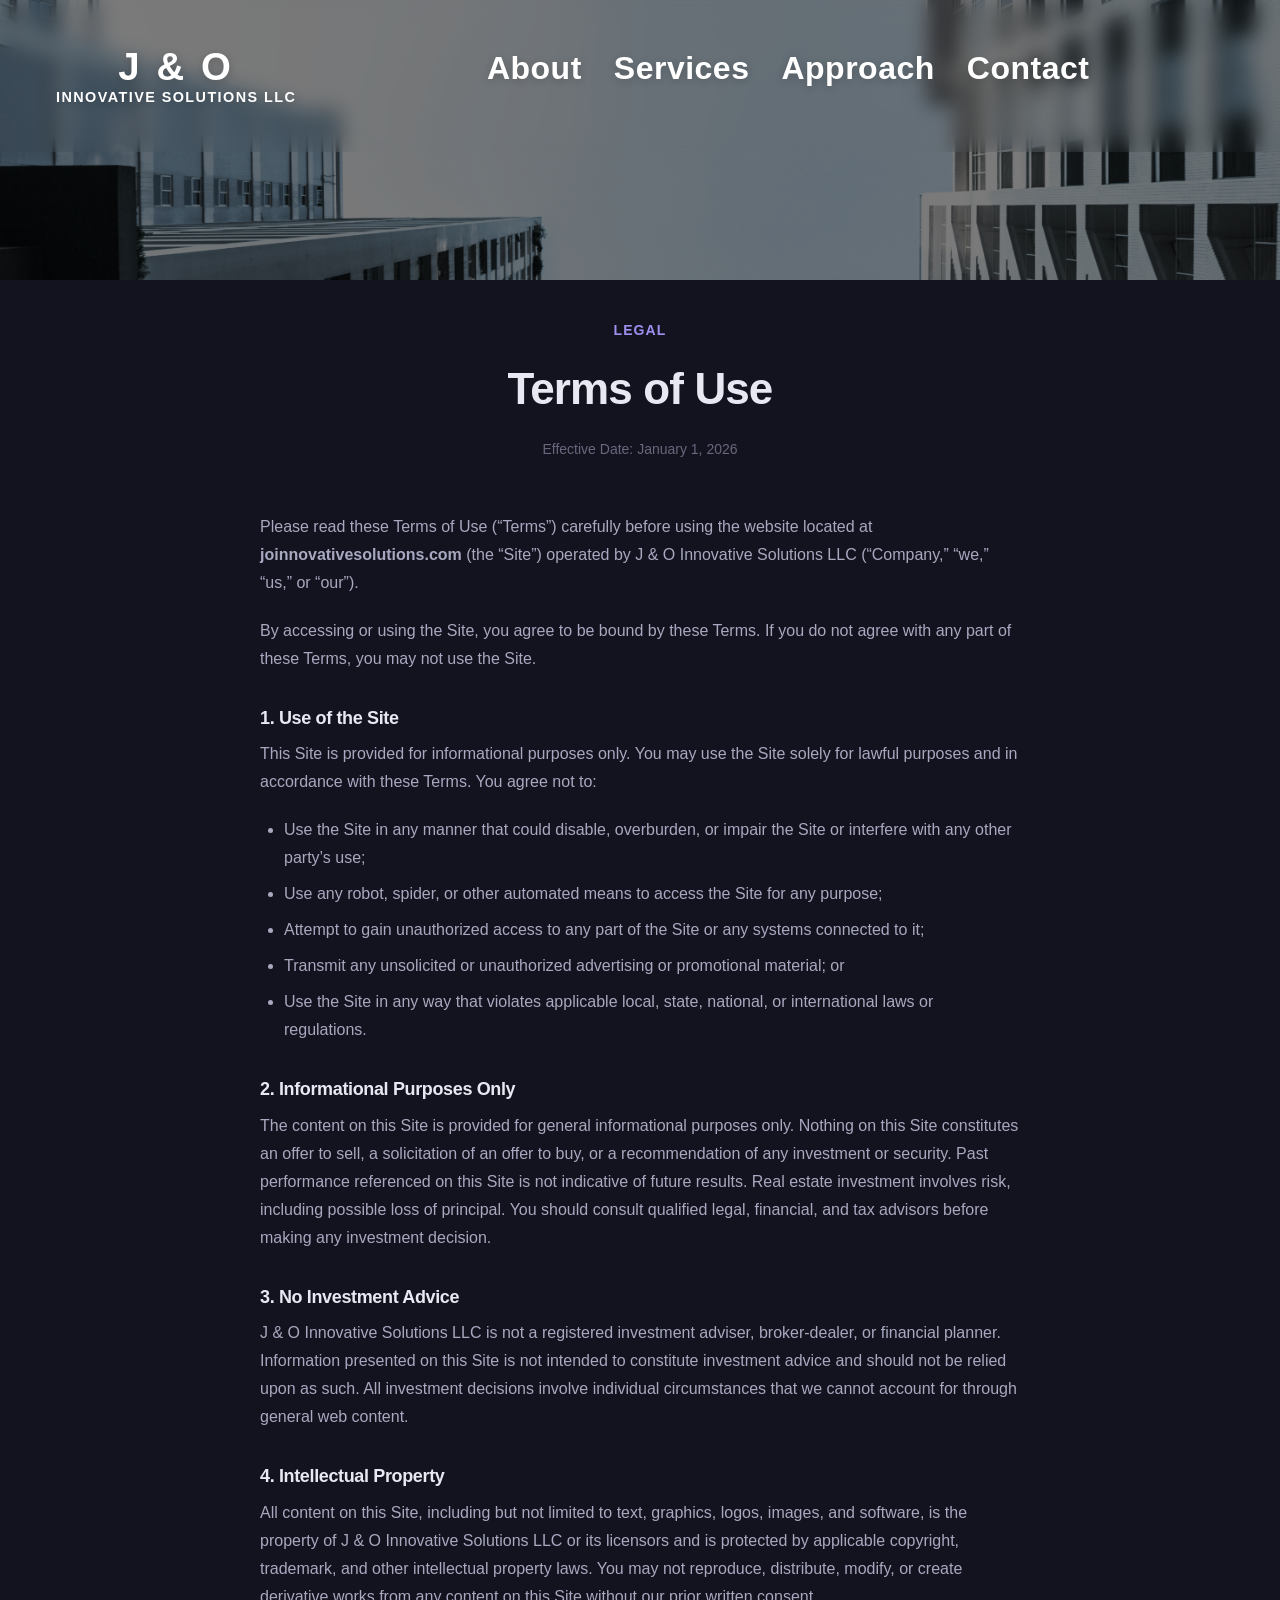
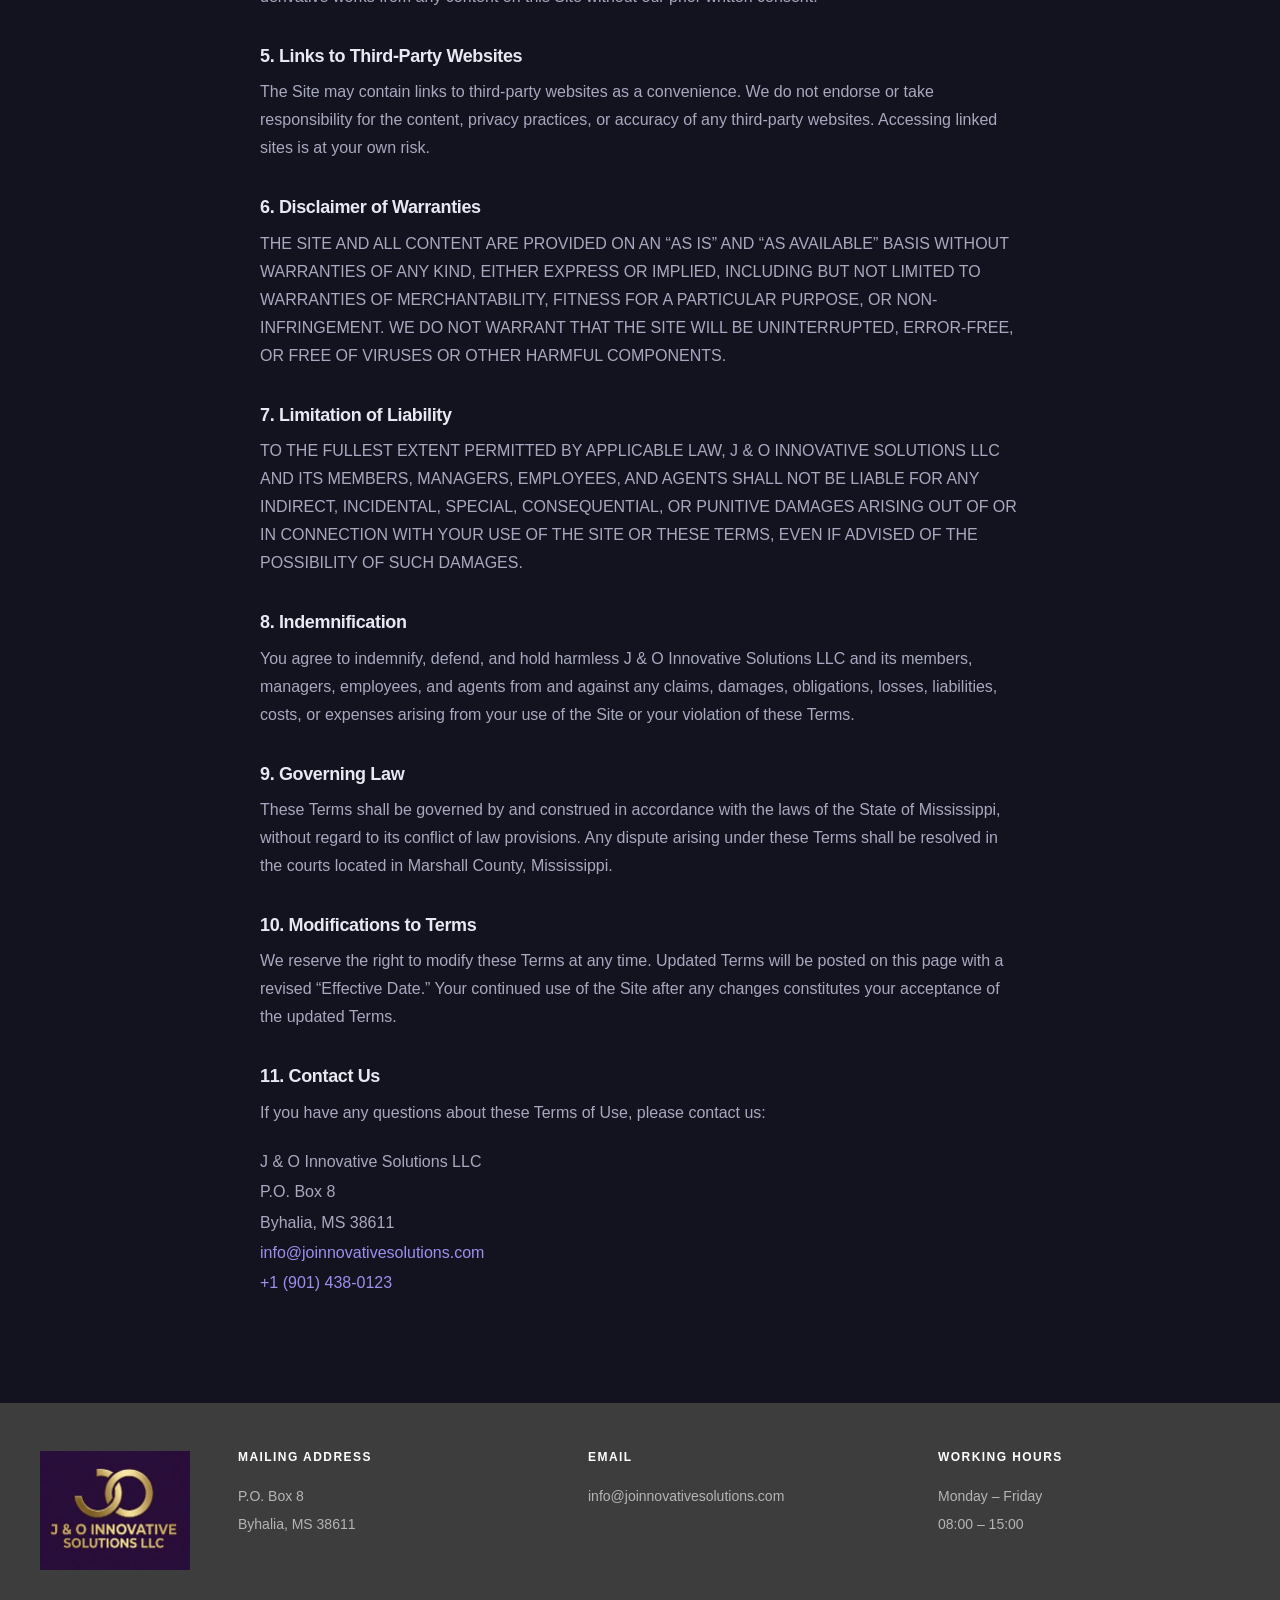
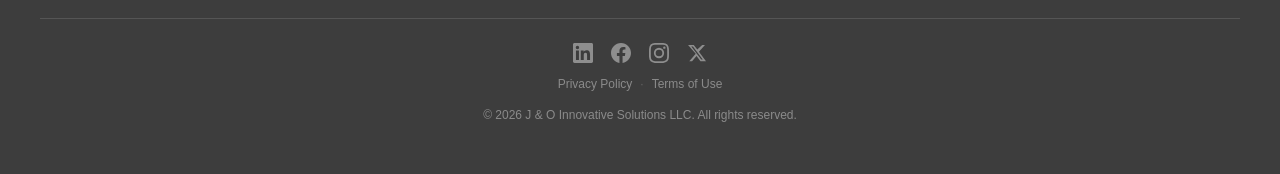
<file: terms.html>
<!DOCTYPE html>
<html lang="en">
<head>
    <meta charset="UTF-8">
    <meta name="viewport" content="width=device-width, initial-scale=1.0">
    <title>Terms of Use - J & O Innovative Solutions LLC</title>
    <link rel="icon" type="image/x-icon" href="convertico-logo.ico">
    <link rel="icon" type="image/png" sizes="32x32" href="convertico-logo_32x32.png">
    <link rel="icon" type="image/png" sizes="16x16" href="convertico-logo_16x16.png">
    <link rel="stylesheet" href="styles.css">
</head>
<body>
    <!-- PAGE HERO with Overlay Navbar -->
    <section class="page-hero">
        <div class="page-hero__background" style="background-image: url('./hero-building.jpg'); background-size: cover; background-position: center;"></div>
        <div class="page-hero__overlay"></div>

        <nav class="navbar navbar--overlay">
            <div class="container">
                <div class="navbar__container">
                    <a href="index.html" class="navbar__logo navbar__logo--overlay">
                        <span class="navbar__logo-text">J &amp; O</span>
                        <span class="navbar__logo-subtext">INNOVATIVE SOLUTIONS LLC</span>
                    </a>
                    <ul class="navbar__menu" id="navMenu">
                        <li class="navbar__item"><a href="about.html">About</a></li>
                        <li class="navbar__item"><a href="services.html">Services</a></li>
                        <li class="navbar__item"><a href="approach.html">Approach</a></li>
                        <li class="navbar__item"><a href="contact.html">Contact</a></li>
                    </ul>
                    <button class="navbar__toggle" id="navToggle" aria-label="Toggle navigation" aria-expanded="false" aria-controls="navMenu">&#9776;</button>
                </div>
            </div>
        </nav>
    </section>

    <!-- SECTION: TERMS OF USE -->
    <section class="legal-page section">
        <div class="container">
            <div class="section-heading">
                <span class="section-tag">Legal</span>
                <h1 class="section-title">Terms of Use</h1>
                <p class="legal-page__date">Effective Date: January 1, 2026</p>
            </div>

            <div class="legal-page__body">

                <p>Please read these Terms of Use (&ldquo;Terms&rdquo;) carefully before using the website located at <strong>joinnovativesolutions.com</strong> (the &ldquo;Site&rdquo;) operated by J &amp; O Innovative Solutions LLC (&ldquo;Company,&rdquo; &ldquo;we,&rdquo; &ldquo;us,&rdquo; or &ldquo;our&rdquo;).</p>

                <p>By accessing or using the Site, you agree to be bound by these Terms. If you do not agree with any part of these Terms, you may not use the Site.</p>

                <h2>1. Use of the Site</h2>
                <p>This Site is provided for informational purposes only. You may use the Site solely for lawful purposes and in accordance with these Terms. You agree not to:</p>
                <ul>
                    <li>Use the Site in any manner that could disable, overburden, or impair the Site or interfere with any other party&rsquo;s use;</li>
                    <li>Use any robot, spider, or other automated means to access the Site for any purpose;</li>
                    <li>Attempt to gain unauthorized access to any part of the Site or any systems connected to it;</li>
                    <li>Transmit any unsolicited or unauthorized advertising or promotional material; or</li>
                    <li>Use the Site in any way that violates applicable local, state, national, or international laws or regulations.</li>
                </ul>

                <h2>2. Informational Purposes Only</h2>
                <p>The content on this Site is provided for general informational purposes only. Nothing on this Site constitutes an offer to sell, a solicitation of an offer to buy, or a recommendation of any investment or security. Past performance referenced on this Site is not indicative of future results. Real estate investment involves risk, including possible loss of principal. You should consult qualified legal, financial, and tax advisors before making any investment decision.</p>

                <h2>3. No Investment Advice</h2>
                <p>J &amp; O Innovative Solutions LLC is not a registered investment adviser, broker-dealer, or financial planner. Information presented on this Site is not intended to constitute investment advice and should not be relied upon as such. All investment decisions involve individual circumstances that we cannot account for through general web content.</p>

                <h2>4. Intellectual Property</h2>
                <p>All content on this Site, including but not limited to text, graphics, logos, images, and software, is the property of J &amp; O Innovative Solutions LLC or its licensors and is protected by applicable copyright, trademark, and other intellectual property laws. You may not reproduce, distribute, modify, or create derivative works from any content on this Site without our prior written consent.</p>

                <h2>5. Links to Third-Party Websites</h2>
                <p>The Site may contain links to third-party websites as a convenience. We do not endorse or take responsibility for the content, privacy practices, or accuracy of any third-party websites. Accessing linked sites is at your own risk.</p>

                <h2>6. Disclaimer of Warranties</h2>
                <p>THE SITE AND ALL CONTENT ARE PROVIDED ON AN &ldquo;AS IS&rdquo; AND &ldquo;AS AVAILABLE&rdquo; BASIS WITHOUT WARRANTIES OF ANY KIND, EITHER EXPRESS OR IMPLIED, INCLUDING BUT NOT LIMITED TO WARRANTIES OF MERCHANTABILITY, FITNESS FOR A PARTICULAR PURPOSE, OR NON-INFRINGEMENT. WE DO NOT WARRANT THAT THE SITE WILL BE UNINTERRUPTED, ERROR-FREE, OR FREE OF VIRUSES OR OTHER HARMFUL COMPONENTS.</p>

                <h2>7. Limitation of Liability</h2>
                <p>TO THE FULLEST EXTENT PERMITTED BY APPLICABLE LAW, J &amp; O INNOVATIVE SOLUTIONS LLC AND ITS MEMBERS, MANAGERS, EMPLOYEES, AND AGENTS SHALL NOT BE LIABLE FOR ANY INDIRECT, INCIDENTAL, SPECIAL, CONSEQUENTIAL, OR PUNITIVE DAMAGES ARISING OUT OF OR IN CONNECTION WITH YOUR USE OF THE SITE OR THESE TERMS, EVEN IF ADVISED OF THE POSSIBILITY OF SUCH DAMAGES.</p>

                <h2>8. Indemnification</h2>
                <p>You agree to indemnify, defend, and hold harmless J &amp; O Innovative Solutions LLC and its members, managers, employees, and agents from and against any claims, damages, obligations, losses, liabilities, costs, or expenses arising from your use of the Site or your violation of these Terms.</p>

                <h2>9. Governing Law</h2>
                <p>These Terms shall be governed by and construed in accordance with the laws of the State of Mississippi, without regard to its conflict of law provisions. Any dispute arising under these Terms shall be resolved in the courts located in Marshall County, Mississippi.</p>

                <h2>10. Modifications to Terms</h2>
                <p>We reserve the right to modify these Terms at any time. Updated Terms will be posted on this page with a revised &ldquo;Effective Date.&rdquo; Your continued use of the Site after any changes constitutes your acceptance of the updated Terms.</p>

                <h2>11. Contact Us</h2>
                <p>If you have any questions about these Terms of Use, please contact us:</p>
                <address>
                    J &amp; O Innovative Solutions LLC<br>
                    P.O. Box 8<br>
                    Byhalia, MS 38611<br>
                    <a href="mailto:info@joinnovativesolutions.com">info@joinnovativesolutions.com</a><br>
                    <a href="tel:+19014380123">+1 (901) 438-0123</a>
                </address>

            </div>
        </div>
    </section>

    <!-- FOOTER -->
    <footer class="footer">
        <div class="container">
            <div class="footer__columns">

                <div class="footer__col footer__col--logo">
                    <img src="footerimage.png" alt="J & O Logo" class="footer__logo-img">
                </div>

                <div class="footer__col">
                    <h4 class="footer__col-heading">Mailing Address</h4>
                    <p class="footer__col-text">P.O. Box 8</p>
                    <p class="footer__col-text">Byhalia, MS 38611</p>
                </div>

                <div class="footer__col">
                    <h4 class="footer__col-heading">Email</h4>
                    <p class="footer__col-text"><a href="mailto:info@joinnovativesolutions.com">info@joinnovativesolutions.com</a></p>
                </div>

                <div class="footer__col">
                    <h4 class="footer__col-heading">Working Hours</h4>
                    <p class="footer__col-text">Monday &ndash; Friday</p>
                    <p class="footer__col-text">08:00 &ndash; 15:00</p>
                </div>

            </div>

            <div class="footer__bottom">
                <div class="footer__social">
                    <a href="#" aria-label="Follow us on LinkedIn" class="footer__social-link" rel="noopener noreferrer">
                        <svg xmlns="http://www.w3.org/2000/svg" width="20" height="20" viewBox="0 0 24 24" fill="currentColor" aria-hidden="true"><path d="M20.447 20.452h-3.554v-5.569c0-1.328-.027-3.037-1.852-3.037-1.853 0-2.136 1.445-2.136 2.939v5.667H9.351V9h3.414v1.561h.046c.477-.9 1.637-1.85 3.37-1.85 3.601 0 4.267 2.37 4.267 5.455v6.286zM5.337 7.433a2.062 2.062 0 0 1-2.063-2.065 2.064 2.064 0 1 1 2.063 2.065zm1.782 13.019H3.555V9h3.564v11.452zM22.225 0H1.771C.792 0 0 .774 0 1.729v20.542C0 23.227.792 24 1.771 24h20.451C23.2 24 24 23.227 24 22.271V1.729C24 .774 23.2 0 22.222 0h.003z"/></svg>
                    </a>
                    <a href="#" aria-label="Follow us on Facebook" class="footer__social-link" rel="noopener noreferrer">
                        <svg xmlns="http://www.w3.org/2000/svg" width="20" height="20" viewBox="0 0 24 24" fill="currentColor" aria-hidden="true"><path d="M24 12.073c0-6.627-5.373-12-12-12s-12 5.373-12 12c0 5.99 4.388 10.954 10.125 11.854v-8.385H7.078v-3.47h3.047V9.43c0-3.007 1.792-4.669 4.533-4.669 1.312 0 2.686.235 2.686.235v2.953H15.83c-1.491 0-1.956.925-1.956 1.874v2.25h3.328l-.532 3.47h-2.796v8.385C19.612 23.027 24 18.062 24 12.073z"/></svg>
                    </a>
                    <a href="#" aria-label="Follow us on Instagram" class="footer__social-link" rel="noopener noreferrer">
                        <svg xmlns="http://www.w3.org/2000/svg" width="20" height="20" viewBox="0 0 24 24" fill="currentColor" aria-hidden="true"><path d="M12 2.163c3.204 0 3.584.012 4.85.07 3.252.148 4.771 1.691 4.919 4.919.058 1.265.069 1.645.069 4.849 0 3.205-.012 3.584-.069 4.849-.149 3.225-1.664 4.771-4.919 4.919-1.266.058-1.644.07-4.85.07-3.204 0-3.584-.012-4.849-.07-3.26-.149-4.771-1.699-4.919-4.92-.058-1.265-.07-1.644-.07-4.849 0-3.204.013-3.583.07-4.849.149-3.227 1.664-4.771 4.919-4.919 1.266-.057 1.645-.069 4.849-.069zM12 0C8.741 0 8.333.014 7.053.072 2.695.272.273 2.69.073 7.052.014 8.333 0 8.741 0 12c0 3.259.014 3.668.072 4.948.2 4.358 2.618 6.78 6.98 6.98C8.333 23.986 8.741 24 12 24c3.259 0 3.668-.014 4.948-.072 4.354-.2 6.782-2.618 6.979-6.98.059-1.28.073-1.689.073-4.948 0-3.259-.014-3.667-.072-4.947-.196-4.354-2.617-6.78-6.979-6.98C15.668.014 15.259 0 12 0zm0 5.838a6.162 6.162 0 1 0 0 12.324 6.162 6.162 0 0 0 0-12.324zM12 16a4 4 0 1 1 0-8 4 4 0 0 1 0 8zm6.406-11.845a1.44 1.44 0 1 0 0 2.881 1.44 1.44 0 0 0 0-2.881z"/></svg>
                    </a>
                    <a href="#" aria-label="Follow us on X" class="footer__social-link" rel="noopener noreferrer">
                        <svg xmlns="http://www.w3.org/2000/svg" width="20" height="20" viewBox="0 0 24 24" fill="currentColor" aria-hidden="true"><path d="M18.244 2.25h3.308l-7.227 8.26 8.502 11.24H16.17l-4.714-6.231-5.401 6.231H2.747l7.73-8.835L1.254 2.25H8.08l4.253 5.622zm-1.161 17.52h1.833L7.084 4.126H5.117z"/></svg>
                    </a>
                </div>
                <nav class="footer__legal-links" aria-label="Legal">
                    <a href="privacy-policy.html">Privacy Policy</a>
                    <span class="footer__legal-sep">&middot;</span>
                    <a href="terms.html">Terms of Use</a>
                </nav>
                <p>&copy; 2026 J &amp; O Innovative Solutions LLC. All rights reserved.</p>
            </div>
        </div>
    </footer>

    <script src="script.js"></script>
</body>
</html>
</file>
<file: styles.css>
/* ========================================
   PREMIUM SAAS WEBSITE - STYLE.CSS
   J & O Innovative Solutions
   Refined Layout Fixes for Navbar + Hero
   ======================================== */

/* ROOT VARIABLES - DARK MODE (PERMANENT) */
:root {
  --color-bg-primary: #13131f;
  --color-bg-secondary: #1d1d2e;
  --color-accent-primary: #9d8fef;
  --color-accent-secondary: #f0d060;
  --color-accent-hover: #b8adfa;
  --color-text-primary: #e8e8f2;
  --color-text-secondary: #a8a8c0;
  --color-text-muted: #67677e;
  --color-border: #2c2c42;
  --color-border-light: #23233a;

  --shadow-soft: 0 2px 8px rgba(0, 0, 0, 0.35);
  --shadow-medium: 0 4px 16px rgba(0, 0, 0, 0.5);
  --shadow-large: 0 8px 32px rgba(0, 0, 0, 0.65);
  --shadow-accent: 0 4px 20px rgba(157, 143, 239, 0.3);

  --font-family-primary: "Montserrat", -apple-system, BlinkMacSystemFont, "Segoe UI", "Helvetica Neue", sans-serif;

  --font-size-xs: 0.75rem;
  --font-size-sm: 0.875rem;
  --font-size-base: 1rem;
  --font-size-lg: 1.125rem;
  --font-size-xl: 1.5rem;
  --font-size-2xl: 2rem;
  --font-size-3xl: 2.75rem;
  --font-size-4xl: clamp(3.3rem, 5vw, 5.2rem);

  --font-weight-regular: 400;
  --font-weight-medium: 500;
  --font-weight-semibold: 600;
  --font-weight-bold: 700;
  --font-weight-extrabold: 800;

  --spacing-xs: 0.5rem;
  --spacing-sm: 1rem;
  --spacing-md: 1.5rem;
  --spacing-lg: 2rem;
  --spacing-xl: 3rem;
  --spacing-2xl: 4rem;
  --spacing-3xl: 5rem;
  --spacing-4xl: 6rem;

  --radius-sm: 4px;
  --radius-md: 8px;
  --radius-lg: 12px;
  --radius-xl: 24px;
  --radius-full: 9999px;

  --transition-fast: 150ms cubic-bezier(0.4, 0, 0.2, 1);
  --transition-standard: 250ms cubic-bezier(0.4, 0, 0.2, 1);
  --transition-slow: 350ms cubic-bezier(0.4, 0, 0.2, 1);

  --line-height-tight: 1.08;
  --line-height-normal: 1.5;
  --line-height-relaxed: 1.75;
}

/* RESET & BASE */
*,
*::before,
*::after {
  margin: 0;
  padding: 0;
  box-sizing: border-box;
}

html {
  scroll-behavior: smooth;
  -webkit-font-smoothing: antialiased;
  -moz-osx-font-smoothing: grayscale;
}

body {
  font-family: var(--font-family-primary);
  font-size: var(--font-size-base);
  font-weight: var(--font-weight-regular);
  line-height: var(--line-height-normal);
  color: var(--color-text-secondary);
  background-color: var(--color-bg-primary);
  transition: background-color var(--transition-standard);
}

h1,
h2,
h3,
h4,
h5,
h6 {
  font-family: var(--font-family-primary);
  color: var(--color-text-primary);
  line-height: var(--line-height-tight);
  margin-bottom: var(--spacing-md);
}

h1 {
  font-size: var(--font-size-4xl);
  letter-spacing: -0.04em;
  font-weight: var(--font-weight-extrabold);
}

h2 {
  font-size: var(--font-size-3xl);
  letter-spacing: -0.02em;
  font-weight: var(--font-weight-bold);
}

h3 {
  font-size: var(--font-size-xl);
  letter-spacing: -0.01em;
  font-weight: var(--font-weight-bold);
}

h4 {
  font-size: var(--font-size-lg);
}

p {
  margin-bottom: var(--spacing-md);
  line-height: var(--line-height-relaxed);
}

a {
  color: var(--color-accent-primary);
  text-decoration: none;
  transition: color var(--transition-fast);
}

a:hover,
a:focus {
  color: var(--color-accent-hover);
  outline: none;
}

ul,
ol {
  margin-bottom: var(--spacing-md);
  padding-left: var(--spacing-lg);
}

li {
  margin-bottom: var(--spacing-sm);
}

img {
  max-width: 100%;
  height: auto;
  display: block;
}

button {
  font-family: var(--font-family-primary);
  border: none;
  cursor: pointer;
  transition: all var(--transition-fast);
}

/* CONTAINER */
.container {
  width: min(1200px, calc(100% - 64px));
  margin: 0 auto;
}

.container--fluid {
  width: min(100%, calc(100% - 32px));
  max-width: 100%;
}

.container--compact {
  width: min(960px, calc(100% - 64px));
}

/* RESPONSIVE TYPOGRAPHY */
@media (max-width: 1024px) {
  h1 {
    font-size: clamp(2.8rem, 7vw, 4rem);
  }

  h2 {
    font-size: 2.25rem;
  }

  h3 {
    font-size: 1.5rem;
  }
}

@media (max-width: 768px) {
  .container,
  .container--compact {
    width: min(100% - 32px, 1200px);
  }

  h1 {
    font-size: clamp(2.35rem, 9vw, 3.2rem);
  }

  h2 {
    font-size: 1.9rem;
  }

  h3 {
    font-size: 1.35rem;
  }
}

@media (max-width: 480px) {
  h1 {
    font-size: 2rem;
  }

  h2 {
    font-size: 1.55rem;
  }

  h3 {
    font-size: 1.2rem;
  }
}

/* BUTTONS */
.btn {
  display: inline-flex;
  align-items: center;
  justify-content: center;
  padding: 14px 26px;
  font-size: var(--font-size-base);
  font-weight: var(--font-weight-semibold);
  border-radius: 16px;
  text-decoration: none;
  gap: var(--spacing-sm);
  cursor: pointer;
  border: none;
  transition: all var(--transition-fast);
  position: relative;
  overflow: hidden;
  white-space: nowrap;
}

.btn--primary {
  background-color: var(--color-accent-primary);
  color: var(--color-accent-secondary);
  box-shadow: var(--shadow-soft);
}

.btn--primary:hover,
.btn--primary:focus {
  background-color: var(--color-accent-hover);
  color: var(--color-accent-secondary);
  box-shadow: var(--shadow-accent);
  transform: translateY(-2px);
  outline: none;
}

.btn--primary:active {
  transform: translateY(0);
}

.btn--secondary {
  background-color: transparent;
  color: var(--color-accent-primary);
  border: 1.5px solid var(--color-accent-primary);
}

.btn--secondary:hover,
.btn--secondary:focus {
  background-color: var(--color-accent-primary);
  color: var(--color-accent-secondary);
  outline: none;
}

.btn--outline {
  background-color: transparent;
  color: var(--color-text-primary);
  border: 1.5px solid var(--color-border);
}

.btn--outline:hover,
.btn--outline:focus {
  border-color: var(--color-accent-primary);
  color: var(--color-accent-primary);
  outline: none;
}

.btn--large {
  padding: 18px 34px;
  font-size: var(--font-size-lg);
}

.btn--small {
  padding: 10px 18px;
  font-size: var(--font-size-sm);
}

/* CARD */
.card {
  background-color: var(--color-bg-secondary);
  border: 1px solid var(--color-border);
  border-radius: var(--radius-lg);
  padding: var(--spacing-lg);
  transition: all var(--transition-standard);
}

.card:hover {
  border-color: var(--color-accent-primary);
  box-shadow: var(--shadow-medium);
  transform: translateY(-4px);
}

.card--no-border {
  border: none;
  box-shadow: var(--shadow-soft);
}

.card--accent {
  border-top: 3px solid var(--color-accent-primary);
}

/* GRID */
.grid {
  display: grid;
  gap: var(--spacing-lg);
}

.grid--2 {
  grid-template-columns: repeat(2, 1fr);
}

.grid--3 {
  grid-template-columns: repeat(3, 1fr);
}

.grid--4 {
  grid-template-columns: repeat(4, 1fr);
}

.grid--auto {
  grid-template-columns: repeat(auto-fit, minmax(280px, 1fr));
}

@media (max-width: 1024px) {
  .grid--3,
  .grid--4 {
    grid-template-columns: repeat(2, 1fr);
  }
}

@media (max-width: 768px) {
  .grid,
  .grid--2,
  .grid--3,
  .grid--4 {
    grid-template-columns: 1fr;
    gap: var(--spacing-md);
  }
}

/* NAVBAR */
.navbar {
  position: sticky;
  top: 0;
  z-index: 1000;
  background-color: rgba(250, 250, 248, 0.92);
  backdrop-filter: blur(10px);
  border-bottom: 1px solid var(--color-border);
  transition: all var(--transition-fast);
}

.navbar.scrolled {
  box-shadow: var(--shadow-soft);
  background-color: rgba(19, 19, 31, 0.97);
}

.navbar.scrolled .navbar__item a,
.navbar.scrolled .navbar__logo-text,
.navbar.scrolled .navbar__logo-subtext {
  color: #ffffff;
}

.navbar .container {
  display: flex;
  align-items: center;
  padding-top: 14px;
  padding-bottom: 14px;
}

.navbar__container {
  display: flex;
  align-items: center;
  justify-content: space-between;
  width: 100%;
  gap: 24px;
  flex-wrap: wrap;
}

.navbar__logo {
  display: flex;
  flex-direction: column;
  align-items: center;
  justify-self: start;
  gap: 2px;
  color: var(--color-accent-secondary);
  text-decoration: none;
  flex-shrink: 0;
  background-color: transparent;
  padding: 12px 16px;
  border-radius: var(--radius-md);
  min-width: 200px;
}

.navbar__logo-text {
  font-size: 2.4rem;
  font-weight: var(--font-weight-bold);
  letter-spacing: 0.08em;
  line-height: 1.1;
  color: var(--color-accent-secondary);
}

.navbar__logo-subtext {
  font-size: 0.9rem;
  font-weight: var(--font-weight-bold);
  letter-spacing: 0.1em;
  line-height: 1.1;
  color: var(--color-accent-secondary);
}

.navbar__logo-banner {
  display: none;
}

.navbar__menu {
  display: flex;
  align-items: center;
  justify-content: center;
  gap: clamp(14px, 2.5vw, 34px);
  list-style: none;
  margin: 0;
  padding: 0;
  flex: 1;
  flex-wrap: nowrap;
}

.navbar__item {
  display: flex;
  align-items: center;
}

.navbar__item a {
  color: var(--color-text-secondary);
  font-size: var(--font-size-2xl);
  font-weight: var(--font-weight-medium);
  position: relative;
  white-space: nowrap;
  padding: 8px 0;
  display: inline-block;
  transition: color 0.3s ease, transform 0.35s cubic-bezier(0.34, 1.56, 0.64, 1), font-size 0.3s ease;
}

.navbar__item a:hover,
.navbar__item a:focus {
  color: var(--color-accent-primary);
  transform: scale(1.1) translateY(5px);
  font-size: calc(var(--font-size-2xl) + 0.18rem);
}

.navbar__item a:active,
.navbar__item a.nav--active {
  transform: scale(1.1) translateY(5px);
  font-size: calc(var(--font-size-2xl) + 0.18rem);
  color: var(--color-accent-primary);
  font-weight: var(--font-weight-bold);
}

.navbar__cta {
  display: flex;
  align-items: center;
  flex-shrink: 0;
}

.navbar__cta .btn {
  padding: 12px 20px;
  white-space: nowrap;
}

/* Hamburger toggle — hidden on desktop */
.navbar__toggle {
  display: none;
  background: none;
  border: 1.5px solid var(--color-accent-primary);
  color: var(--color-accent-primary);
  border-radius: var(--radius-md);
  padding: 8px 12px;
  font-size: 1.2rem;
  line-height: 1;
  cursor: pointer;
  transition: all var(--transition-fast);
  flex-shrink: 0;
}

.navbar__toggle:hover,
.navbar__toggle:focus {
  background-color: var(--color-accent-primary);
  color: var(--color-accent-secondary);
  outline: none;
}

@media (max-width: 900px) {
  .navbar__menu {
    gap: 14px;
  }

  .navbar__item a {
    font-size: var(--font-size-sm);
  }

  .navbar__cta .btn {
    padding: 10px 14px;
    font-size: var(--font-size-sm);
  }
}

@media (max-width: 768px) {
  .navbar__toggle {
    display: flex;
    align-items: center;
    justify-content: center;
    margin-left: auto;
  }

  .navbar__menu {
    display: none;
    flex-direction: column;
    align-items: stretch;
    width: 100%;
    flex: none;
    order: 3;
    gap: 0;
    border-top: 1px solid var(--color-border);
    padding: 8px 0 4px;
  }

  .navbar__menu.is-open {
    display: flex;
  }

  .navbar__item {
    width: 100%;
  }

  .navbar__item a {
    display: block;
    padding: 12px 4px;
    font-size: var(--font-size-base);
    border-bottom: 1px solid var(--color-border-light);
    white-space: normal;
  }

  .navbar__item:last-child a {
    border-bottom: none;
  }

  .navbar__item a::after {
    display: none;
  }

  .navbar__cta {
    display: none;
  }
}

@media (max-width: 480px) {
  .navbar__toggle {
    padding: 7px 10px;
  }
}

/* HERO */
.hero {
  padding: 72px 0 72px;
  background-color: var(--color-bg-primary);
}

.hero .container,
.hero__grid {
  display: grid;
  grid-template-columns: minmax(520px, 1.05fr) minmax(420px, 0.95fr);
  align-items: center;
  gap: 64px;
}

.hero__content {
  max-width: 620px;
}

.hero__title {
  font-size: var(--font-size-4xl);
  color: var(--color-text-primary);
  margin-top: 0;
  margin-bottom: 24px;
  letter-spacing: -0.04em;
  line-height: 1.04;
  max-width: 11ch;
}

.hero__text,
.hero__description {
  font-size: 1.18rem;
  color: var(--color-text-secondary);
  margin-bottom: 36px;
  line-height: 1.85;
  max-width: 34ch;
}

.hero__cta-group,
.hero__actions {
  display: flex;
  gap: 16px;
  align-items: center;
  justify-content: center;
  flex-wrap: wrap;
}

.hero__image,
.hero__media {
  display: flex;
  justify-content: center;
  align-items: center;
  transform: translateY(-1in);
}

.hero__logo-card {
  width: 100%;
  max-width: 560px;
  min-height: 460px;
  background-color: var(--color-bg-secondary);
  border: 1px solid var(--color-border);
  border-radius: var(--radius-xl);
  box-shadow: var(--shadow-soft);
  display: flex;
  align-items: center;
  justify-content: center;
  padding: 40px;
}

.hero__logo-img,
.hero__logo {
  max-width: 100%;
  max-height: 100%;
  width: auto;
  height: auto;
  object-fit: contain;
  display: block;
}

@media (max-width: 1100px) {
  .hero .container,
  .hero__grid {
    grid-template-columns: 1fr;
    gap: 48px;
  }

  .hero__content {
    max-width: 100%;
  }

  .hero__title {
    max-width: 12ch;
  }

  .hero__image,
  .hero__media {
    justify-content: flex-start;
  }

  .hero__logo-card {
    max-width: 100%;
    min-height: 380px;
  }
}

@media (max-width: 768px) {
  .hero {
    padding: 52px 0 56px;
  }

  .hero__title {
    font-size: clamp(2.6rem, 10vw, 4rem);
    max-width: 100%;
  }

  .hero__text,
  .hero__description {
    font-size: var(--font-size-base);
    max-width: 100%;
  }

  .hero__cta-group,
  .hero__actions {
    flex-direction: column;
    align-items: center;
  }

  .hero__image,
  .hero__media {
    transform: translateY(-0.5in);
  }

  .hero__logo-card {
    min-height: 300px;
    padding: 28px;
  }

  .hero__image {
    order: -1;
  }
}

/* SECTION TAG & TITLE */
.section-tag {
  display: inline-block;
  font-size: var(--font-size-sm);
  font-weight: var(--font-weight-bold);
  color: var(--color-accent-primary);
  text-transform: uppercase;
  letter-spacing: 0.08em;
  margin-bottom: var(--spacing-md);
}

.section-title {
  font-size: var(--font-size-3xl);
  color: var(--color-text-primary);
  margin-bottom: var(--spacing-lg);
  letter-spacing: -0.02em;
}

.section-subtitle {
  font-size: var(--font-size-lg);
  color: var(--color-text-secondary);
  margin-bottom: var(--spacing-2xl);
  line-height: var(--line-height-relaxed);
  max-width: 600px;
}

/* GENERIC SECTION */
.section {
  padding: 40px 0 56px;
}

.section-heading {
  text-align: center;
  margin-bottom: var(--spacing-xl);
}

.section-heading .section-tag {
  display: block;
  margin-bottom: var(--spacing-md);
}

.section-heading .section-title {
  margin-bottom: var(--spacing-md);
}

@media (max-width: 768px) {
  .section {
    padding: 64px 0;
  }

  .section-heading {
    margin-bottom: var(--spacing-2xl);
  }
}

/* STEPS */
.steps {
  padding: 56px 0;
  background-color: var(--color-bg-secondary);
}

.steps__header {
  text-align: center;
  margin-bottom: var(--spacing-xl);
}

.steps-grid {
  display: grid;
  grid-template-columns: repeat(3, 1fr);
  gap: var(--spacing-2xl);
  position: relative;
}

.steps-grid::before {
  content: "";
  position: absolute;
  top: 40px;
  left: 0;
  right: 0;
  height: 2px;
  background: linear-gradient(
    90deg,
    var(--color-border) 0%,
    var(--color-accent-primary) 50%,
    var(--color-border) 100%
  );
  z-index: 0;
}

.step-card {
  background-color: #1d1d2e;
  border: 1px solid var(--color-border);
  border-radius: var(--radius-lg);
  padding: var(--spacing-2xl) var(--spacing-lg);
  text-align: center;
  position: relative;
  z-index: 1;
  transition: all var(--transition-standard);
  box-shadow: 0 2px 12px rgba(0,0,0,0.06);
}

.step-card:hover {
  border-color: var(--color-accent-primary);
  box-shadow: var(--shadow-medium);
}

.step-card__number {
  width: 56px;
  height: 56px;
  border-radius: var(--radius-full);
  background-color: transparent;
  border: 2px solid var(--color-accent-primary);
  color: var(--color-accent-primary);
  display: flex;
  align-items: center;
  justify-content: center;
  font-size: var(--font-size-base);
  font-weight: var(--font-weight-bold);
  letter-spacing: 0.05em;
  margin: 0 auto var(--spacing-lg);
}

.step-card__title {
  font-size: var(--font-size-lg);
  color: var(--color-text-primary);
  margin-bottom: var(--spacing-md);
}

.step-card__description {
  font-size: var(--font-size-sm);
  color: var(--color-text-secondary);
  line-height: var(--line-height-relaxed);
}

@media (max-width: 768px) {
  .steps {
    padding: 64px 0;
  }

  .steps-grid {
    grid-template-columns: 1fr;
    gap: var(--spacing-2xl);
  }

  .steps-grid::before {
    display: none;
  }

  .step-card {
    border-left: 3px solid var(--color-accent-primary);
  }
}

/* ABOUT */
.about {
  background-color: var(--color-bg-primary);
  padding-top: 80px !important;
}

/* ABOUT INTRO SPLIT */
.about__intro-split {
  display: grid;
  grid-template-columns: 1.6fr 1fr;
  gap: var(--spacing-2xl);
  align-items: center;
  margin-bottom: var(--spacing-2xl);
}

.about__intro-text .section-tag {
  display: block;
  margin-bottom: var(--spacing-md);
}

.about__intro-text p {
  font-size: var(--font-size-lg);
  color: var(--color-text-secondary);
  line-height: var(--line-height-relaxed);
  margin-bottom: var(--spacing-md);
}

.about__intro-text p:last-child {
  margin-bottom: 0;
}

.about__intro-stats {
  display: flex;
  flex-direction: column;
  gap: var(--spacing-md);
  background-color: var(--color-bg-secondary);
  border: 1px solid var(--color-border);
  border-radius: var(--radius-lg);
  padding: var(--spacing-xl);
}

.about__stat {
  display: flex;
  flex-direction: column;
  align-items: center;
  text-align: center;
  padding: var(--spacing-md) 0;
  border-bottom: 1px solid var(--color-border);
}

.about__stat:last-child {
  border-bottom: none;
  padding-bottom: 0;
}

.about__stat:first-child {
  padding-top: 0;
}

.about__stat-value {
  font-size: var(--font-size-2xl);
  font-weight: var(--font-weight-extrabold);
  color: var(--color-accent-primary);
  line-height: 1;
  margin-bottom: 6px;
}

.about__stat-label {
  font-size: var(--font-size-xs);
  font-weight: var(--font-weight-semibold);
  letter-spacing: 0.1em;
  text-transform: uppercase;
  color: var(--color-text-secondary);
}

.about__content {
  max-width: 800px;
  margin: 0 auto;
  text-align: center;
}

.about__content p {
  font-size: var(--font-size-lg);
  color: var(--color-text-secondary);
  line-height: var(--line-height-relaxed);
  margin-bottom: var(--spacing-lg);
}

.about__content p:last-child {
  margin-bottom: 0;
}

/* MISSION & VISION SUBSECTION */
.about__pillars {
  display: grid;
  grid-template-columns: repeat(2, 1fr);
  gap: var(--spacing-xl);
  margin-top: var(--spacing-2xl);
  padding-top: var(--spacing-2xl);
  border-top: 1px solid var(--color-border);
}

.about__pillar {
  background-color: var(--color-bg-secondary);
  border: 1px solid var(--color-border);
  border-top: 3px solid var(--color-accent-primary);
  border-radius: var(--radius-lg);
  padding: var(--spacing-xl);
  text-align: center;
}

.about__pillar-icon {
  font-size: 2.4rem;
  margin-bottom: var(--spacing-md);
  line-height: 1;
}

.about__subheading {
  font-size: var(--font-size-xl);
  color: var(--color-accent-primary);
  margin-bottom: var(--spacing-md);
  font-weight: var(--font-weight-semibold);
}

.about__pillar-text {
  font-size: var(--font-size-base);
  color: var(--color-text-secondary);
  line-height: var(--line-height-relaxed);
  margin: 0;
}

@media (max-width: 900px) {
  .about__intro-split {
    grid-template-columns: 1fr;
  }

  .about__intro-stats {
    flex-direction: row;
    padding: var(--spacing-lg);
  }

  .about__stat {
    flex: 1;
    border-bottom: none;
    border-right: 1px solid var(--color-border);
    padding: 0 var(--spacing-md);
  }

  .about__stat:last-child {
    border-right: none;
  }
}

@media (max-width: 768px) {
  .about__pillars {
    grid-template-columns: 1fr;
    gap: var(--spacing-lg);
    margin-top: var(--spacing-xl);
    padding-top: var(--spacing-xl);
  }

  .about__intro-stats {
    flex-direction: column;
  }

  .about__stat {
    border-right: none;
    border-bottom: 1px solid var(--color-border);
    padding: var(--spacing-md) 0;
  }

  .about__stat:last-child {
    border-bottom: none;
  }

  .about__subheading {
    font-size: var(--font-size-base);
  }

  .about__pillar-text {
    font-size: var(--font-size-sm);
  }
}

/* VALUES & FOCUS */
.values {
  background-color: var(--color-bg-primary);
}

.focus {
  background-color: var(--color-bg-primary);
}

.card-grid {
  display: grid;
  grid-template-columns: repeat(2, 1fr);
  gap: var(--spacing-2xl);
}

.info-card {
  background-color: #1d1d2e;
  border: 1px solid var(--color-border);
  border-radius: var(--radius-lg);
  padding: var(--spacing-2xl);
  transition: all var(--transition-standard);
  position: relative;
  overflow: hidden;
  box-shadow: 0 2px 12px rgba(0,0,0,0.06);
}

.info-card::before {
  content: "";
  position: absolute;
  inset: 0 auto auto 0;
  width: 100%;
  height: 3px;
  background-color: var(--color-accent-primary);
  transform: scaleX(0);
  transform-origin: left;
  transition: transform var(--transition-standard);
}

.info-card:hover::before {
  transform: scaleX(1);
}

.info-card:hover {
  border-color: var(--color-accent-primary);
  box-shadow: var(--shadow-medium);
  transform: translateY(-4px);
}

.info-card h3 {
  font-size: var(--font-size-xl);
  color: var(--color-text-primary);
  margin-bottom: var(--spacing-md);
}

.info-card__icon {
  font-size: 2rem;
  margin-bottom: var(--spacing-md);
  line-height: 1;
  display: block;
}

.info-card p {
  font-size: var(--font-size-base);
  color: var(--color-text-secondary);
  line-height: var(--line-height-relaxed);
  margin: 0;
}

@media (max-width: 768px) {
  .card-grid {
    grid-template-columns: 1fr;
    gap: var(--spacing-lg);
  }
}

/* APPROACH */
.approach {
  background-color: var(--color-bg-primary);
  padding-top: 80px !important;
}

/* SERVICES */
.services {
  background-color: var(--color-bg-primary);
  color: var(--color-text-primary);
  padding-top: 80px !important;
}

.services .section-tag {
  color: var(--color-accent-secondary);
}

.services .section-title {
  color: var(--color-text-primary);
}

.services__rows {
  margin-top: var(--spacing-lg);
}

.service-row {
  display: grid;
  grid-template-columns: 1fr 1fr;
  gap: 0;
  border-top: 1px solid rgba(0, 0, 0, 0.1);
  min-height: 420px;
}

.service-row:last-child {
  border-bottom: 1px solid rgba(0, 0, 0, 0.1);
}

.service-row--reverse {
  direction: rtl;
}

.service-row--reverse > * {
  direction: ltr;
}

.service-row__image {
  overflow: hidden;
  background-color: #d0cfc9;
}

.service-row__image img {
  width: 100%;
  height: 100%;
  object-fit: cover;
  display: block;
  transition: transform 0.5s ease;
}

.service-row:hover .service-row__image img {
  transform: scale(1.04);
}

.service-row__content {
  padding: 56px 64px;
  display: flex;
  flex-direction: column;
  justify-content: center;
  background-color: var(--color-bg-primary);
}

.service-row__number {
  font-size: var(--font-size-xs);
  font-weight: var(--font-weight-bold);
  letter-spacing: 0.15em;
  color: var(--color-accent-primary);
  display: block;
  margin-bottom: var(--spacing-sm);
}

.service-row__title {
  font-size: var(--font-size-xl);
  font-weight: var(--font-weight-bold);
  color: var(--color-text-primary);
  margin-bottom: var(--spacing-md);
  line-height: 1.3;
}

.service-row__description {
  font-size: var(--font-size-lg);
  color: var(--color-text-secondary);
  line-height: var(--line-height-relaxed);
  margin-bottom: var(--spacing-lg);
}

.service-row__features {
  list-style: none;
  padding: 0;
  margin: 0;
}

.service-row__features li {
  font-size: var(--font-size-base);
  color: var(--color-text-secondary);
  padding: 6px 0;
  padding-left: 24px;
  position: relative;
  border-bottom: 1px solid rgba(0,0,0,0.07);
}

.service-row__features li:last-child {
  border-bottom: none;
}

.service-row__features li::before {
  content: "";
  position: absolute;
  left: 0;
  top: 9px;
  width: 15px;
  height: 15px;
  background-image: url("data:image/svg+xml,%3Csvg xmlns='http://www.w3.org/2000/svg' viewBox='0 0 24 24' fill='none' stroke='%239d8fef' stroke-width='2.5' stroke-linecap='round' stroke-linejoin='round'%3E%3Cpolyline points='20 6 9 17 4 12'%3E%3C/polyline%3E%3C/svg%3E");
  background-size: contain;
  background-repeat: no-repeat;
}

@media (max-width: 900px) {
  .service-row,
  .service-row--reverse {
    grid-template-columns: 1fr;
    direction: ltr;
    min-height: auto;
  }

  .service-row--reverse > * {
    direction: ltr;
  }

  .service-row__image {
    height: 260px;
  }

  .service-row__content {
    padding: 40px 32px;
  }
}

@media (max-width: 576px) {
  .service-row__content {
    padding: 32px 20px;
  }

  .service-row__image {
    height: 200px;
  }
}

/* COMMITMENT */
.commitment {
  background-color: var(--color-bg-primary);
}

.commitment__content {
  max-width: 800px;
  margin: 0 auto;
  text-align: center;
}

.commitment__content p {
  font-size: var(--font-size-lg);
  color: var(--color-text-secondary);
  line-height: var(--line-height-relaxed);
  margin-bottom: var(--spacing-lg);
}

.commitment__content p:last-child {
  margin-bottom: 0;
}

/* CTA */
.cta {
  background: linear-gradient(135deg, var(--color-accent-primary) 0%, #b6579b 55%, var(--color-accent-secondary) 100%);
  border-radius: var(--radius-xl);
  box-shadow: var(--shadow-large);
  margin: var(--spacing-3xl) 0;
  padding: var(--spacing-4xl) var(--spacing-lg);
}

#contact.cta {
  padding-top: 80px !important;
}

.cta__box {
  text-align: center;
  max-width: 800px;
  margin: 0 auto;
}

.cta .section-tag {
  color: rgba(255, 255, 255, 0.95);
}

.cta .section-title {
  color: #ffffff;
  margin-bottom: var(--spacing-md);
}

.cta__text,
.cta__description {
  font-size: var(--font-size-lg);
  color: rgba(255, 255, 255, 0.95);
  margin-bottom: var(--spacing-2xl);
  line-height: var(--line-height-relaxed);
}

.cta__button {
  background-color: var(--color-text-primary);
  color: var(--color-bg-primary);
  font-weight: var(--font-weight-semibold);
}

.cta__button:hover {
  background-color: rgba(255, 255, 255, 0.96);
  box-shadow: 0 8px 32px rgba(0, 0, 0, 0.18);
}

@media (max-width: 768px) {
  .cta {
    padding: var(--spacing-2xl) var(--spacing-lg);
    margin: var(--spacing-2xl) 0;
  }

  .cta__text,
  .cta__description {
    font-size: var(--font-size-base);
  }
}

/* FOOTER */
.footer {
  background-color: #3d3d3d;
  color: #ffffff;
  padding: 48px 0 0;
  margin-top: var(--spacing-xl);
}

.footer__columns {
  display: grid;
  grid-template-columns: auto 1fr 1fr 1fr;
  gap: 48px;
  align-items: start;
}

.footer__col--logo {
  display: flex;
  align-items: flex-start;
}

.footer__logo-img {
  width: auto;
  max-width: 150px;
  height: auto;
  display: block;
}

.footer__col-heading {
  font-size: var(--font-size-xs);
  font-weight: var(--font-weight-bold);
  letter-spacing: 0.12em;
  color: #ffffff;
  text-transform: uppercase;
  margin: 0 0 20px;
}

.footer__col-text {
  font-size: var(--font-size-sm);
  color: rgba(255, 255, 255, 0.62);
  line-height: var(--line-height-relaxed);
  margin: 0 0 4px;
}

.footer__col-text--gap {
  margin-top: 16px;
  color: rgba(255, 255, 255, 0.85);
  font-weight: var(--font-weight-semibold);
}

.footer__col-text a {
  color: rgba(255, 255, 255, 0.62);
  text-decoration: none;
  transition: color var(--transition-fast);
}

.footer__col-text a:hover {
  color: #ffffff;
}

.footer__nav {
  display: flex;
  flex-direction: column;
  gap: 10px;
}

.footer__nav a {
  color: rgba(255, 255, 255, 0.62);
  font-size: var(--font-size-sm);
  text-decoration: none;
  transition: color var(--transition-fast);
}

.footer__nav a:hover {
  color: #ffffff;
}

.footer__bottom {
  display: flex;
  flex-direction: column;
  align-items: center;
  gap: 12px;
  text-align: center;
  font-size: var(--font-size-xs);
  color: rgba(255, 255, 255, 0.4);
  margin-top: 48px;
  border-top: 1px solid rgba(255, 255, 255, 0.12);
  padding: 24px 0;
}

.footer__bottom--split {
  display: flex;
  align-items: center;
  justify-content: space-between;
  flex-wrap: wrap;
  gap: 10px;
}

.footer__legal-links {
  display: flex;
  align-items: center;
  gap: 8px;
}

.footer__legal-links a {
  color: rgba(255, 255, 255, 0.4);
  text-decoration: none;
  font-size: var(--font-size-xs);
  transition: color 0.2s ease;
}

.footer__legal-links a:hover {
  color: rgba(255, 255, 255, 0.85);
}

.footer__legal-sep {
  color: rgba(255, 255, 255, 0.2);
  font-size: var(--font-size-xs);
}

.footer__social {
  display: flex;
  align-items: center;
  justify-content: center;
  gap: 18px;
}

.footer__social-link {
  display: flex;
  align-items: center;
  justify-content: center;
  color: rgba(255, 255, 255, 0.42);
  transition: color var(--transition-fast);
}

.footer__social-link:hover {
  color: rgba(255, 255, 255, 0.9);
}

@media (max-width: 900px) {
  .footer__columns {
    grid-template-columns: 1fr 1fr;
    gap: 36px;
  }
}

@media (max-width: 576px) {
  .footer {
    padding: 48px 0 0;
    margin-top: var(--spacing-3xl);
  }

  .footer__columns {
    grid-template-columns: 1fr;
    gap: 28px;
  }
}

/* UTILITIES */
.text-center {
  text-align: center;
}

.text-left {
  text-align: left;
}

.text-right {
  text-align: right;
}

.mt-lg {
  margin-top: var(--spacing-lg);
}

.mb-lg {
  margin-bottom: var(--spacing-lg);
}

.mt-xl {
  margin-top: var(--spacing-xl);
}

.mb-xl {
  margin-bottom: var(--spacing-xl);
}

.mt-2xl {
  margin-top: var(--spacing-2xl);
}

.mb-2xl {
  margin-bottom: var(--spacing-2xl);
}

.max-width-prose {
  max-width: 650px;
  margin-left: auto;
  margin-right: auto;
}

.opacity-75 {
  opacity: 0.75;
}

.opacity-50 {
  opacity: 0.5;
}

/* FOCUS STATES */
*:focus-visible {
  outline: 2px solid var(--color-accent-primary);
  outline-offset: 2px;
}

.btn:focus-visible {
  outline-offset: 4px;
}

/* SCROLLBAR */
::-webkit-scrollbar {
  width: 10px;
}

::-webkit-scrollbar-track {
  background: var(--color-bg-primary);
}

::-webkit-scrollbar-thumb {
  background: var(--color-accent-primary);
  border-radius: var(--radius-full);
}

::-webkit-scrollbar-thumb:hover {
  background: var(--color-accent-hover);
}

/* FULLSCREEN HERO - Alpine Style */
.hero--fullscreen-alpine {
  position: relative;
  min-height: 60vh;
  display: flex;
  align-items: center;
  justify-content: center;
  overflow: hidden;
}

.hero__background {
  position: absolute;
  inset: 0;
  width: 100%;
  height: 100%;
  z-index: 0;
}

.hero__overlay-alpine {
  position: absolute;
  inset: 0;
  background: rgba(0, 0, 0, 0.15);
  z-index: 1;
}

.footer__columns--single {
  grid-template-columns: auto;
  justify-content: center;
  justify-items: center;
}

/* PAGE HERO BANNER (inner pages) */
.page-hero {
  position: relative;
  height: 280px;
  overflow: hidden;
  display: flex;
  flex-direction: column;
}

.page-hero__background {
  position: absolute;
  inset: 0;
  background-size: cover;
  background-position: center;
}

.page-hero__overlay {
  position: absolute;
  inset: 0;
  background: rgba(0, 0, 0, 0.52);
}

.page-hero__content {
  position: relative;
  z-index: 2;
  flex: 1;
  display: flex;
  flex-direction: column;
  align-items: center;
  justify-content: center;
  padding-top: 120px;
}

.page-hero--tall {
  height: 300px;
}

.page-hero__eyebrow {
  font-size: var(--font-size-xs);
  font-weight: var(--font-weight-bold);
  letter-spacing: 0.18em;
  text-transform: uppercase;
  color: var(--color-accent-secondary);
  margin-bottom: 12px;
  display: block;
}

.page-hero__title {
  color: #ffffff;
  font-size: var(--font-size-3xl);
  font-weight: var(--font-weight-bold);
  letter-spacing: 0.03em;
  text-align: center;
  line-height: 1.25;
}

/* Alpine Overlay Navbar */
.navbar--overlay {
  position: fixed;
  top: 0;
  left: 0;
  right: 0;
  width: 100%;
  z-index: 100;
  background-color: transparent;
  backdrop-filter: blur(10px);
  box-shadow: none;
  border-bottom: none;
  padding: 20px 0;
}

.navbar--overlay .navbar__container {
  display: flex;
  align-items: center;
  justify-content: space-between;
}

.navbar__logo--overlay,
.navbar--overlay .navbar__logo-text,
.navbar--overlay .navbar__logo-subtext,
.navbar--overlay .navbar__menu a,
.navbar--overlay .btn--primary {
  color: #ffffff;
  text-shadow: 0 2px 8px rgba(0, 0, 0, 0.2);
}

.navbar--overlay .navbar__menu a {
  font-size: var(--font-size-2xl);
  font-weight: 600;
  letter-spacing: 0.5px;
  display: inline-block;
  transition: color 0.3s ease, transform 0.35s cubic-bezier(0.34, 1.56, 0.64, 1), font-size 0.3s ease;
}

.navbar--overlay .navbar__menu a:hover {
  color: #ffffff;
  transform: scale(1.1) translateY(5px);
  font-size: calc(var(--font-size-2xl) + 0.18rem);
}

.navbar--overlay .navbar__menu a:active,
.navbar--overlay .navbar__menu a.nav--active {
  transform: scale(1.1) translateY(5px);
  font-size: calc(var(--font-size-2xl) + 0.18rem);
  color: #ffffff;
  font-weight: 700;
}

.navbar--overlay .navbar__toggle {
  color: #ffffff;
  border-color: #ffffff;
  text-shadow: 0 2px 8px rgba(0, 0, 0, 0.2);
}

.navbar--overlay .btn--primary {
  background-color: var(--color-accent-primary);
  border-color: var(--color-accent-primary);
}

.navbar--overlay .btn--primary:hover {
  background-color: var(--color-accent-hover);
  box-shadow: 0 8px 24px rgba(58, 47, 115, 0.3);
}

/* Mobile: overlay navbar open menu needs a solid background to be readable */
@media (max-width: 768px) {
  .navbar--overlay {
    flex-wrap: wrap;
    padding-bottom: 0;
  }

  .navbar--overlay .navbar__container {
    flex-wrap: wrap;
  }

  .navbar--overlay .navbar__menu.is-open {
    background-color: rgba(13, 13, 25, 0.97);
    border-top: 1px solid rgba(255, 255, 255, 0.15);
    padding: 8px 16px 16px;
    border-radius: 0 0 var(--radius-md) var(--radius-md);
  }

  .navbar--overlay .navbar__menu.is-open .navbar__item a {
    font-size: var(--font-size-base);
    color: #ffffff;
    border-bottom-color: rgba(255, 255, 255, 0.1);
    padding: 14px 4px;
  }
}

.hero__content-wrapper-alpine {
  position: relative;
  z-index: 2;
  display: flex;
  align-items: center;
  justify-content: center;
  min-height: 0;
  padding-top: 80px;
}

.hero__content--centered-alpine {
  text-align: center;
  max-width: 720px;
  margin-left: min(30%, 360px);
}

@media (max-width: 768px) {
  .hero__content--centered-alpine {
    margin-left: 0;
  }

  /* iOS Safari fix: use flex-start so text is never clipped at the top */
  .hero--fullscreen-alpine {
    align-items: flex-start;
    min-height: 100vh;
    min-height: -webkit-fill-available;
  }

  .hero__content-wrapper-alpine {
    padding-top: 110px;
    padding-bottom: 48px;
    width: 100%;
  }
}

.hero__headline-alpine {
  font-size: clamp(2rem, 5vw, 3.6rem);
  font-weight: var(--font-weight-extrabold);
  line-height: 1.12;
  color: #ffffff;
  letter-spacing: -0.02em;
  margin-bottom: 1.25rem;
  text-shadow: 0 2px 20px rgba(0, 0, 0, 0.55);
}

.hero__tagline-alpine {
  font-size: var(--font-size-lg);
  color: #ffffff;
  line-height: var(--line-height-relaxed);
  margin-bottom: 2rem;
  font-weight: var(--font-weight-semibold);
  text-shadow: 0 1px 8px rgba(0, 0, 0, 0.72), 0 2px 24px rgba(0, 0, 0, 0.5);
}

/* INDEX PAGE — full-viewport, no scroll */
.index-page {
  display: flex;
  flex-direction: column;
  min-height: 100vh;
}

.index-page .hero--fullscreen-alpine {
  flex: 1;
  min-height: 60vh;
}

/* CONTACT SPLIT TWO-COLUMN */
.contact-split {
  background-color: var(--color-bg-primary);
  padding: 56px 0 64px;
}

.contact-split__grid {
  display: grid;
  grid-template-columns: 1fr 1.1fr;
  gap: 72px;
  align-items: start;
}

.contact-split__header {
  text-align: center;
  margin-bottom: 52px;
}

.contact-split__title {
  font-size: var(--font-size-3xl);
  color: var(--color-text-primary);
  margin: 12px 0 16px;
  letter-spacing: -0.02em;
  line-height: 1.15;
}

.contact-split__intro {
  font-size: var(--font-size-base);
  color: var(--color-text-secondary);
  line-height: var(--line-height-relaxed);
  margin: 0 auto;
  max-width: 520px;
}

.contact-details {
  display: flex;
  flex-direction: column;
  gap: 0;
  border-top: 1px solid var(--color-border);
}

.contact-detail {
  display: flex;
  flex-direction: column;
  gap: 10px;
  padding: 36px 0;
  border-bottom: 1px solid var(--color-border);
}

.contact-detail__label {
  font-size: var(--font-size-sm);
  font-weight: var(--font-weight-bold);
  letter-spacing: 0.12em;
  text-transform: uppercase;
  color: var(--color-accent-primary);
}

.contact-detail__value {
  font-size: var(--font-size-lg);
  color: var(--color-text-secondary);
  line-height: var(--line-height-relaxed);
}

.contact-detail__value a {
  color: var(--color-text-secondary);
  text-decoration: none;
  transition: color var(--transition-fast);
}

.contact-detail__value a:hover {
  color: var(--color-accent-primary);
}

.contact-split__form-col .contact-form {
  margin: 0;
}

@media (max-width: 960px) {
  .contact-split__grid {
    grid-template-columns: 1fr;
    gap: 48px;
  }

  .contact-split__title {
    font-size: var(--font-size-2xl);
  }
}

@media (max-width: 576px) {
  .contact-split {
    padding: 60px 0 80px;
  }
}

/* CONTACT FORM SECTION (kept for .contact-form-eyebrow reuse) */
.contact-form-eyebrow {
  font-size: var(--font-size-xs);
  font-weight: var(--font-weight-bold);
  letter-spacing: 0.14em;
  text-transform: uppercase;
  color: var(--color-accent-primary);
  margin: 0 0 12px;
}

.contact-form {
  background-color: var(--color-bg-secondary);
  border: 1px solid var(--color-border);
  border-radius: var(--radius-xl);
  padding: 48px 52px;
  display: flex;
  flex-direction: column;
  gap: 28px;
  box-shadow: var(--shadow-large);
}

.form-group {
  display: flex;
  flex-direction: column;
  gap: 8px;
}

.form-label {
  font-size: var(--font-size-sm);
  font-weight: var(--font-weight-semibold);
  color: var(--color-text-primary);
  letter-spacing: 0.02em;
}

.form-input {
  width: 100%;
  background-color: var(--color-bg-primary);
  border: 1.5px solid var(--color-border);
  border-radius: var(--radius-md);
  padding: 14px 18px;
  font-family: var(--font-family-primary);
  font-size: var(--font-size-base);
  color: var(--color-text-primary);
  transition: border-color var(--transition-fast), box-shadow var(--transition-fast);
  outline: none;
  appearance: none;
  -webkit-appearance: none;
}

.form-input::placeholder {
  color: var(--color-text-muted);
}

.form-input:hover {
  border-color: var(--color-text-muted);
}

.form-input:focus {
  border-color: var(--color-accent-primary);
  box-shadow: 0 0 0 3px rgba(157, 143, 239, 0.18);
}

.form-textarea {
  resize: vertical;
  min-height: 148px;
  line-height: var(--line-height-relaxed);
}

.form-submit {
  width: 100%;
  padding: 16px 32px;
  font-size: var(--font-size-base);
  font-weight: var(--font-weight-semibold);
  gap: 10px;
  margin-top: 4px;
  border-radius: var(--radius-md);
}

.form-submit__icon {
  flex-shrink: 0;
  transition: transform var(--transition-fast);
}

.form-submit:hover .form-submit__icon {
  transform: translateX(3px);
}

.form-success {
  text-align: center;
  font-size: var(--font-size-sm);
  color: #7dd3a8;
  background-color: rgba(125, 211, 168, 0.1);
  border: 1px solid rgba(125, 211, 168, 0.25);
  border-radius: var(--radius-md);
  padding: 14px 18px;
  margin: 0;
}

@media (max-width: 680px) {
  .contact-form {
    padding: 36px 28px;
    gap: 22px;
  }

  .contact-form-title {
    font-size: var(--font-size-2xl);
  }
}

@media (max-width: 400px) {
  .contact-form {
    padding: 28px 20px;
  }
}

/* ==========================================
   LEGAL PAGES (Privacy Policy, Terms of Use)
   ========================================== */
.legal-page__date {
  font-size: var(--font-size-sm);
  color: var(--color-text-muted);
  margin-top: 8px;
}

.legal-page__body {
  max-width: 760px;
  margin: 52px auto 0;
  color: var(--color-text-secondary);
  line-height: var(--line-height-relaxed);
}

.legal-page__body p {
  margin-bottom: 1.25rem;
}

.legal-page__body h2 {
  font-size: var(--font-size-lg);
  font-weight: var(--font-weight-semibold);
  color: var(--color-text-primary);
  margin: 2.25rem 0 0.75rem;
}

.legal-page__body ul {
  padding-left: 1.5rem;
  margin-bottom: 1.25rem;
}

.legal-page__body ul li {
  margin-bottom: 0.5rem;
}

.legal-page__body a {
  color: var(--color-accent-primary);
  text-decoration: none;
}

.legal-page__body a:hover {
  text-decoration: underline;
}

.legal-page__body address {
  font-style: normal;
  line-height: 1.9;
}
/* ================================
   MOBILE NAVBAR FIX
   ================================ */

.navbar--overlay {
  z-index: 1000;
}

@media (max-width: 768px) {
  .navbar__toggle {
    display: flex;
    align-items: center;
    justify-content: center;
    margin-left: auto;
    z-index: 1001;
  }

  .navbar__menu {
    display: none;
  }

  .navbar__menu.is-open {
    display: flex;
    position: relative;
    z-index: 1001;
  }

  .navbar--overlay .navbar__menu.is-open {
    width: 100%;
    background-color: rgba(13, 13, 25, 0.97);
    border-top: 1px solid rgba(255, 255, 255, 0.15);
    padding: 8px 16px 16px;
    border-radius: 0 0 var(--radius-md) var(--radius-md);
  }

  .navbar--overlay .navbar__menu.is-open .navbar__item a {
    font-size: var(--font-size-base);
    color: #ffffff;
    border-bottom-color: rgba(255, 255, 255, 0.1);
    padding: 14px 4px;
  }
}
</file>
